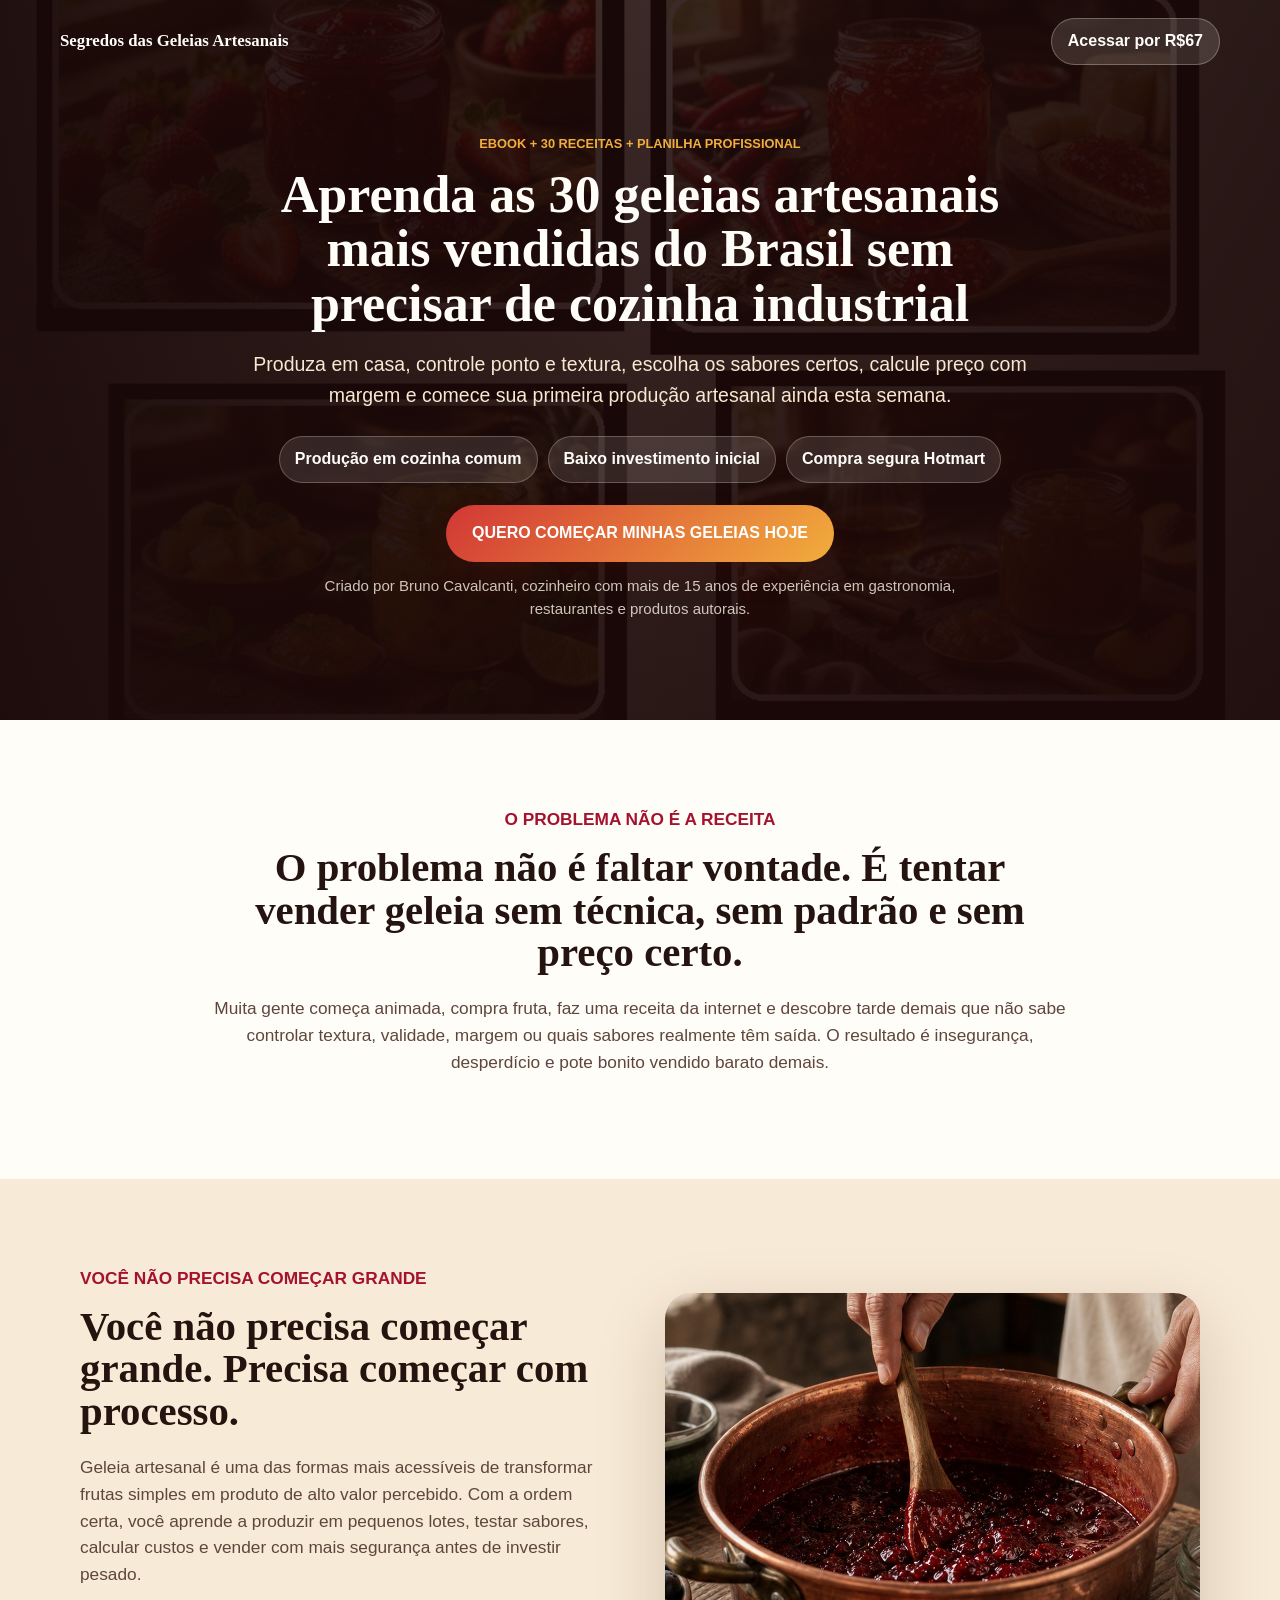
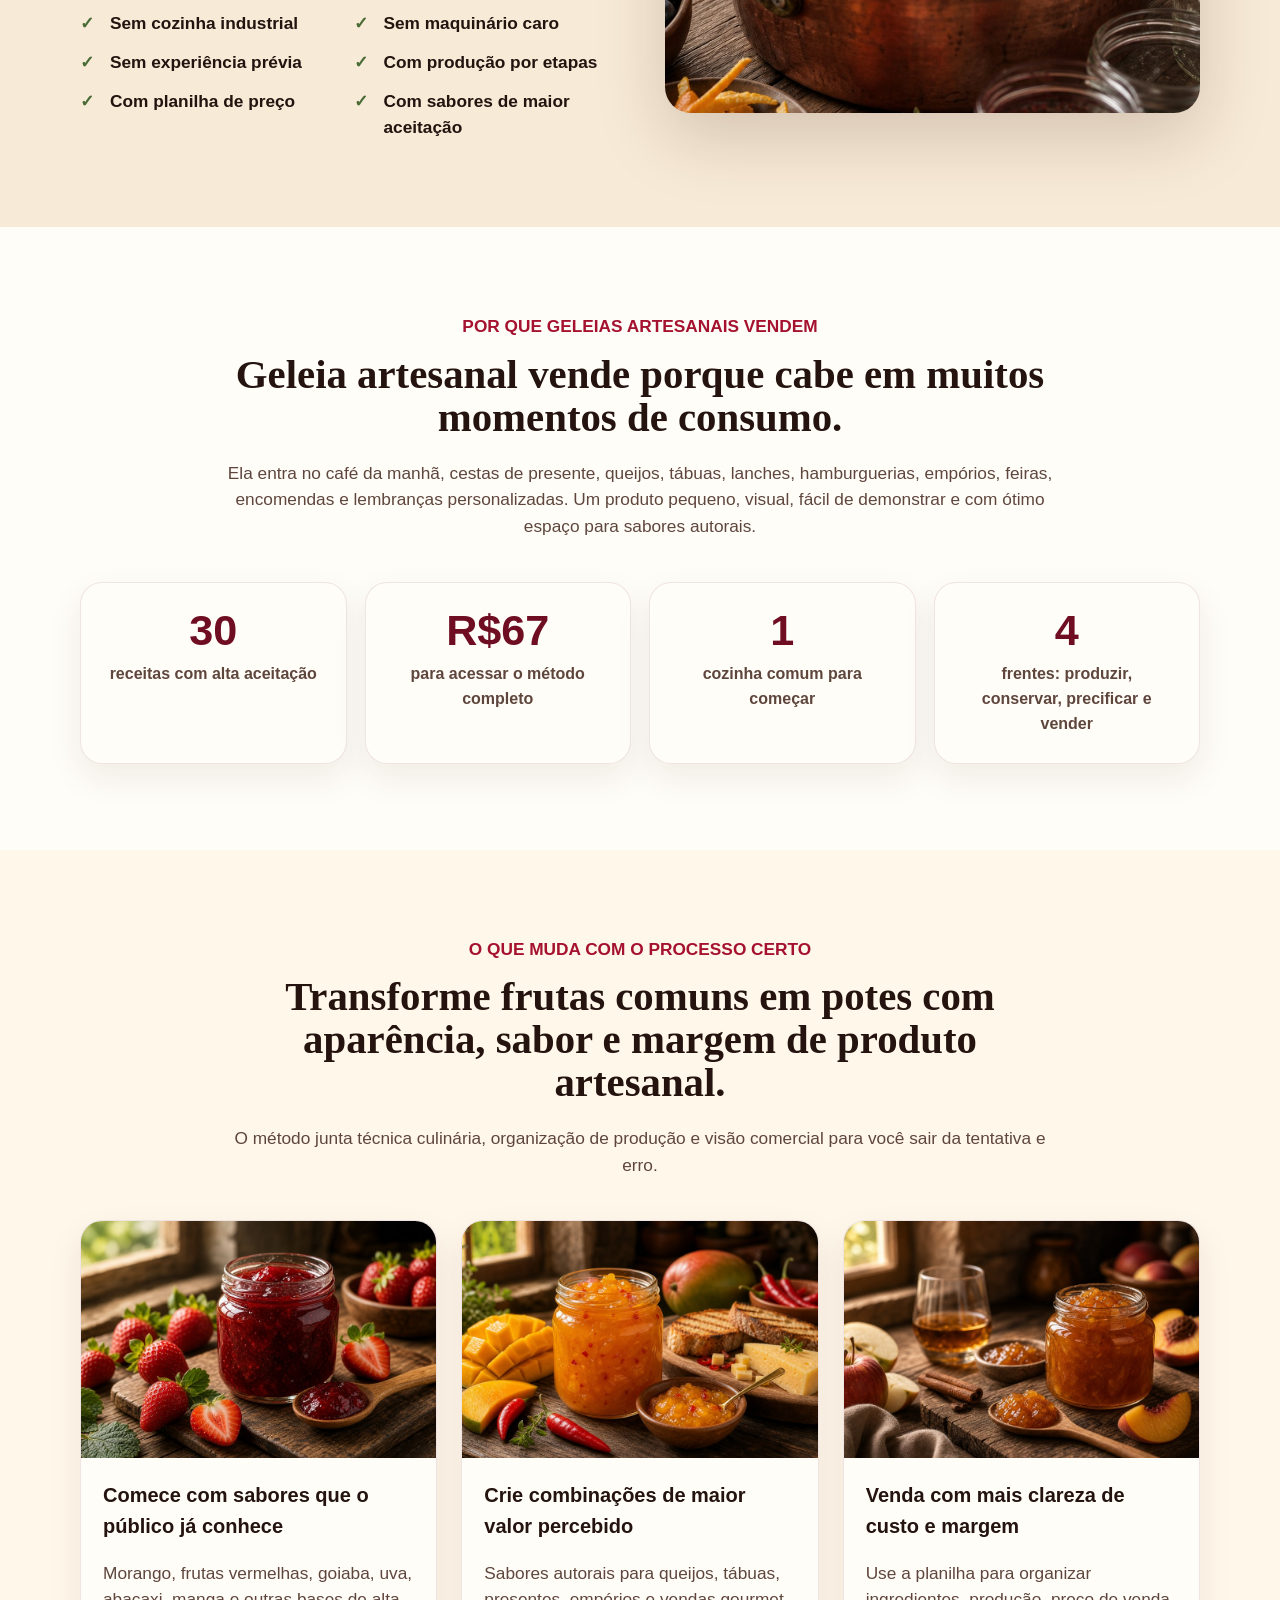
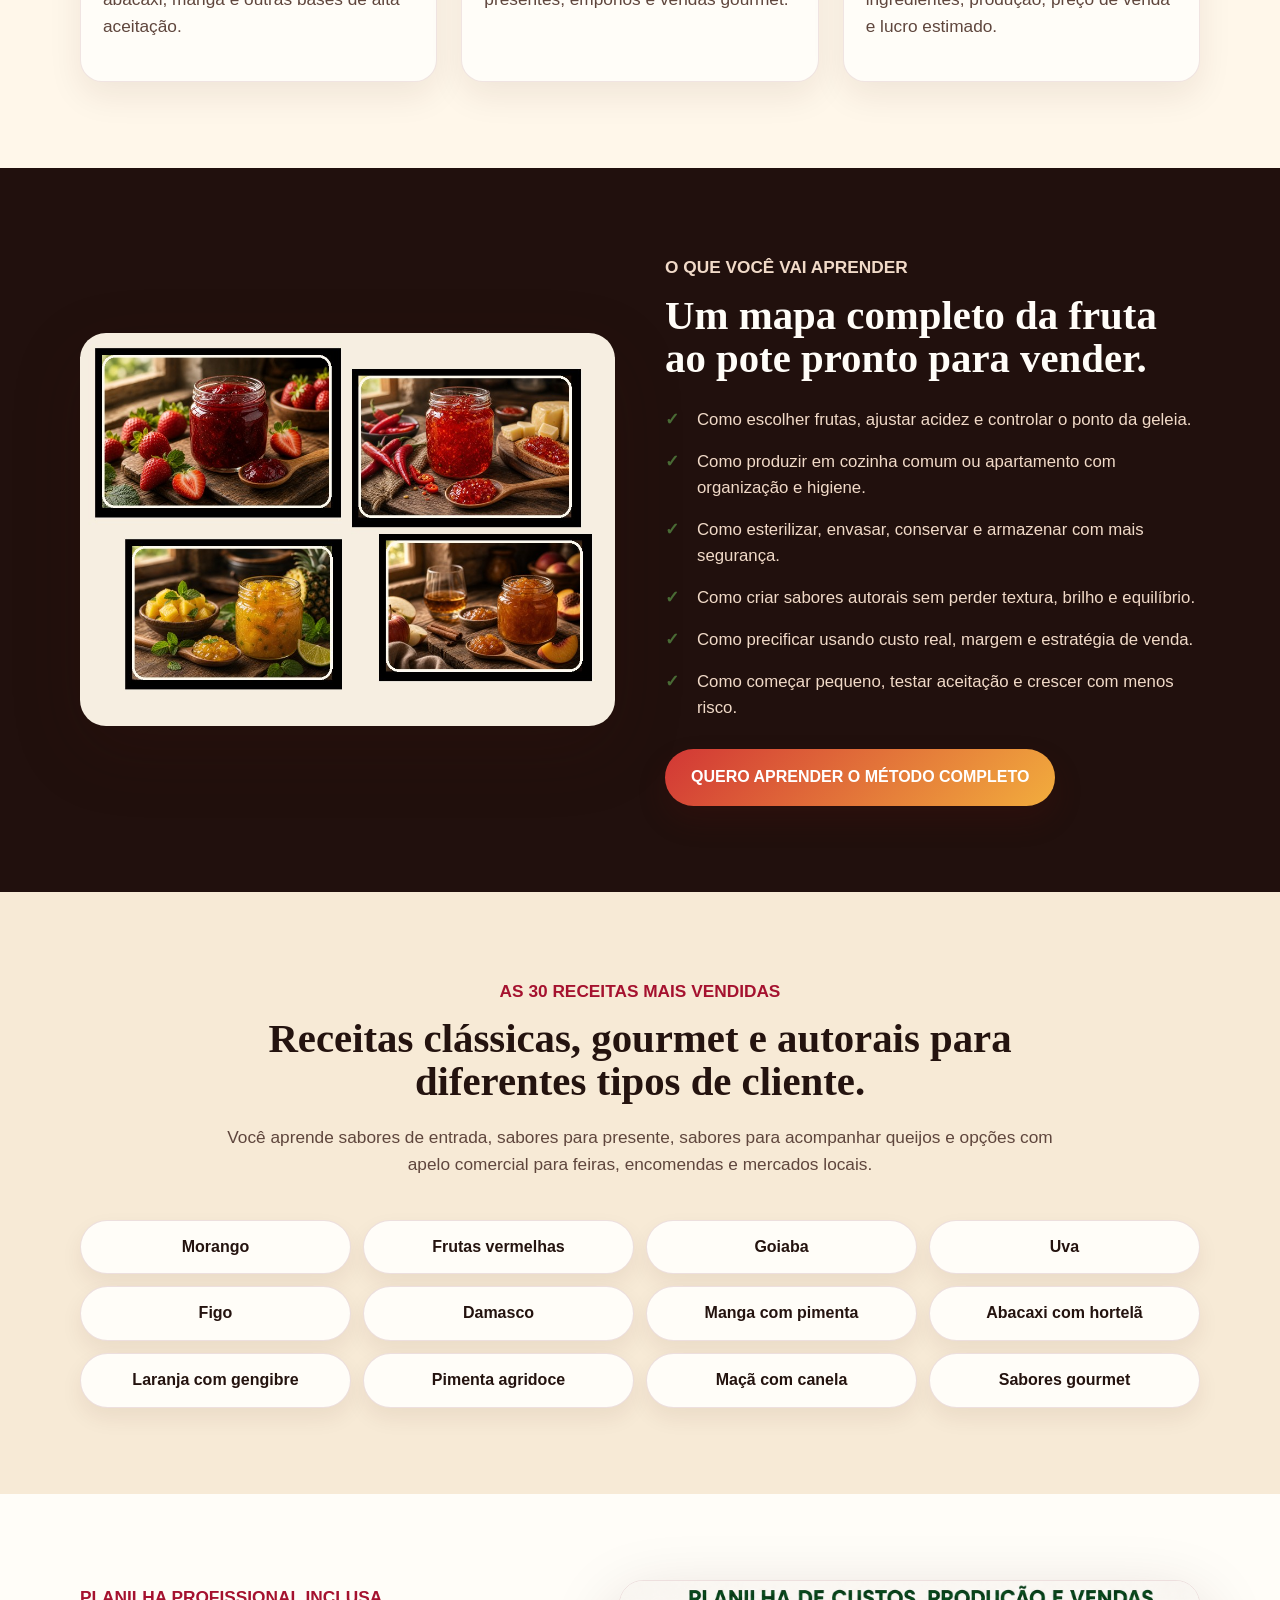
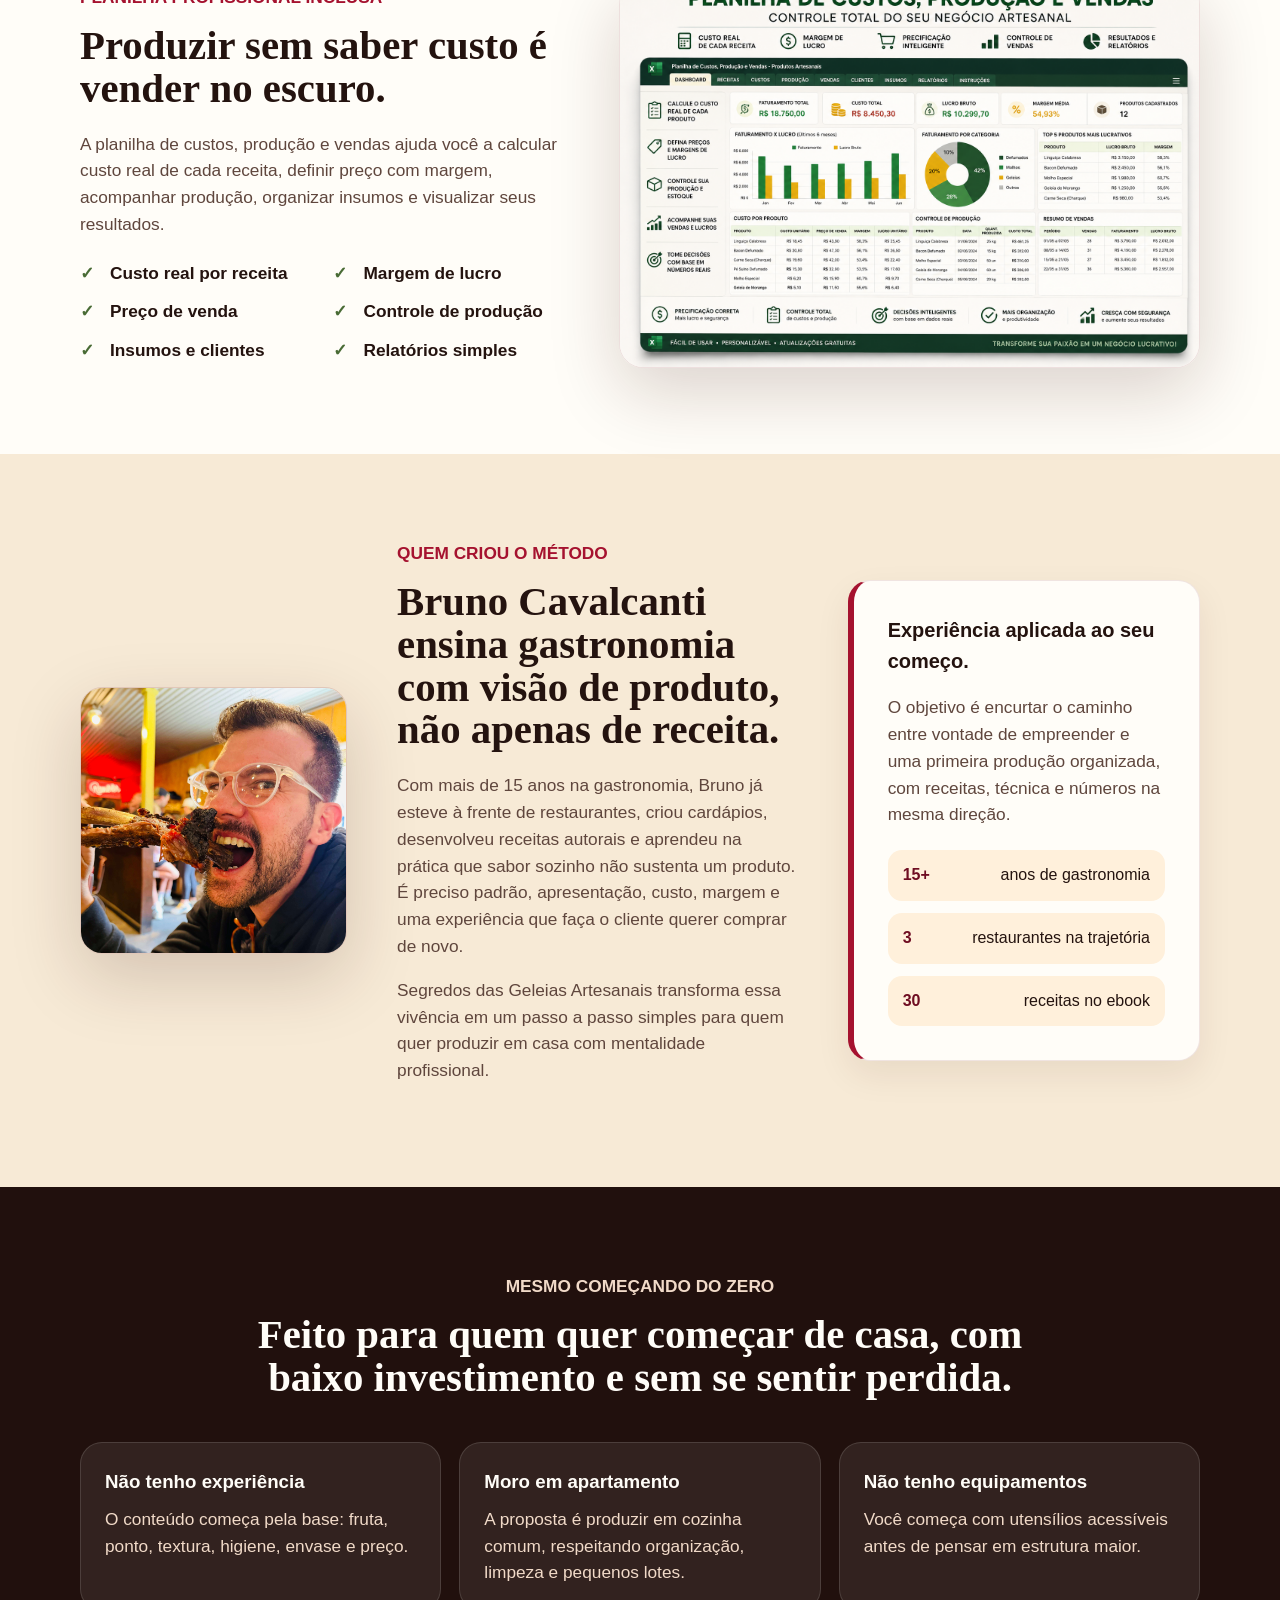
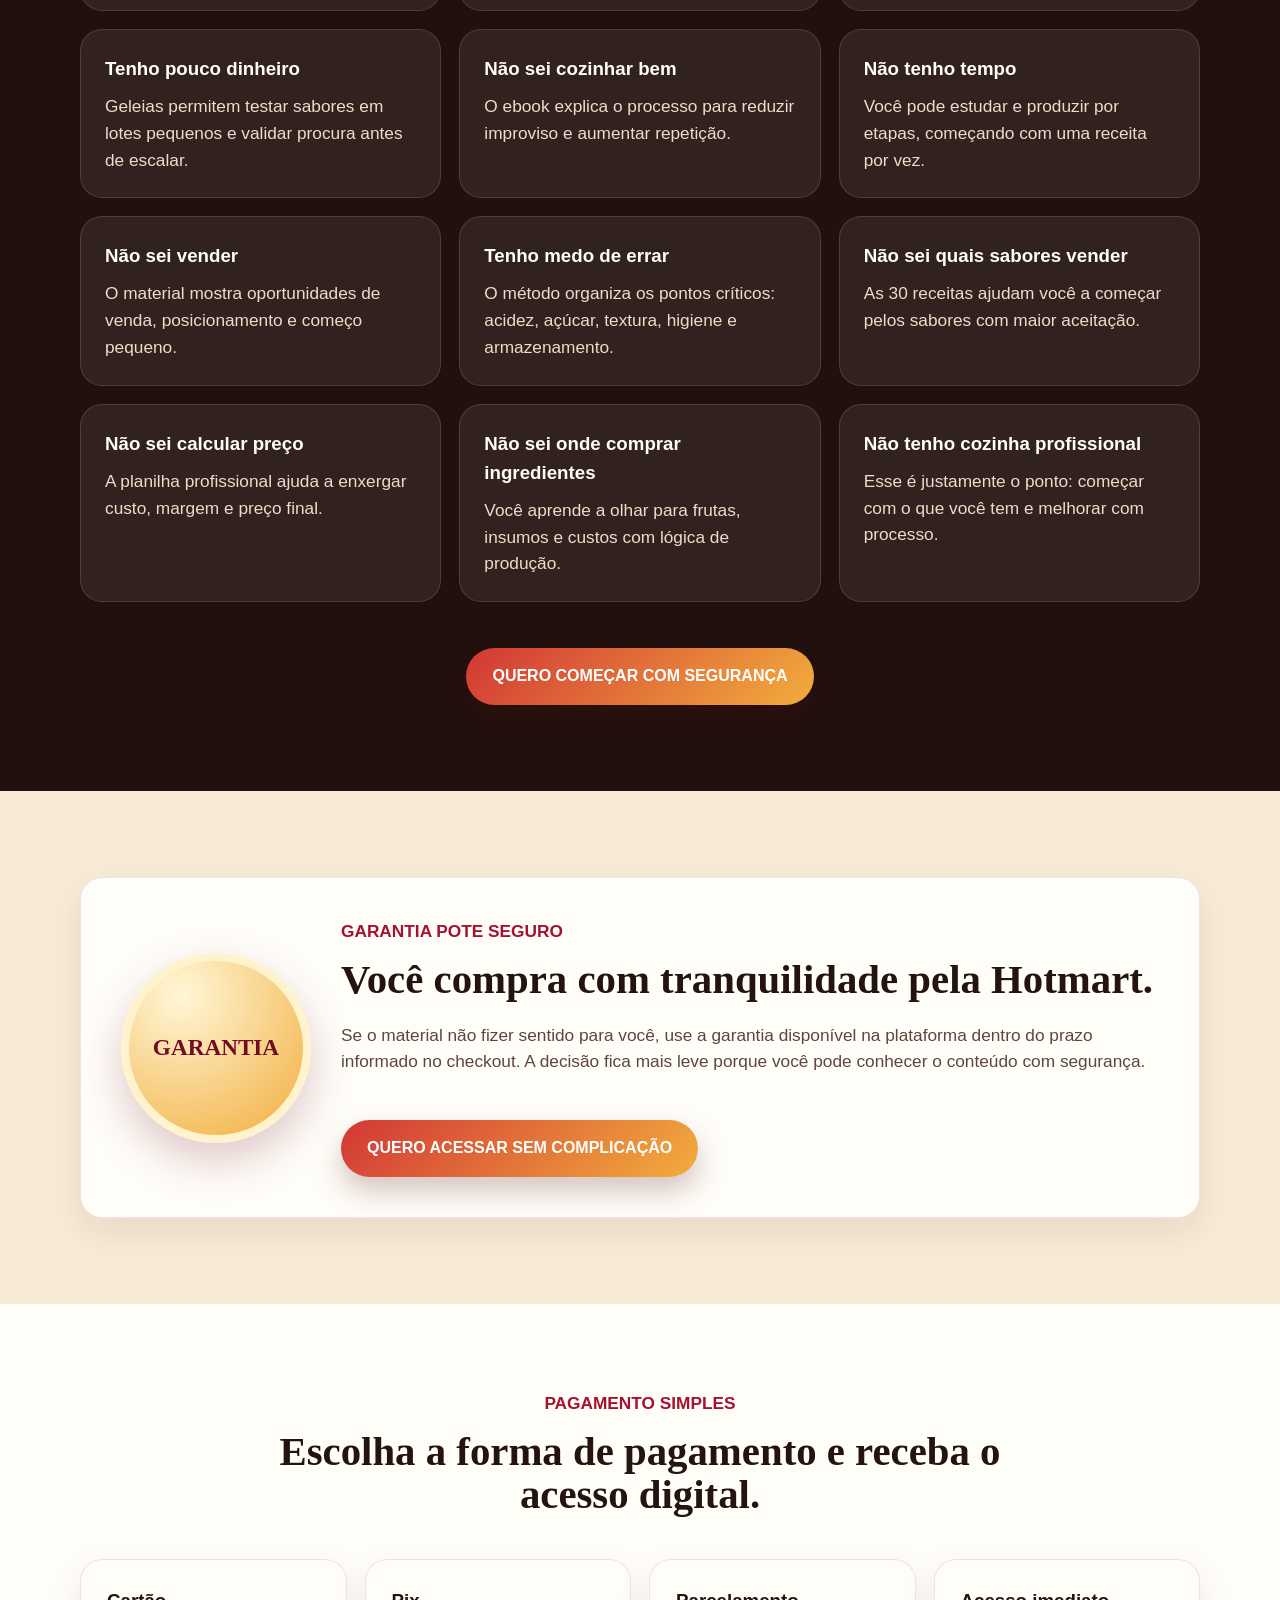
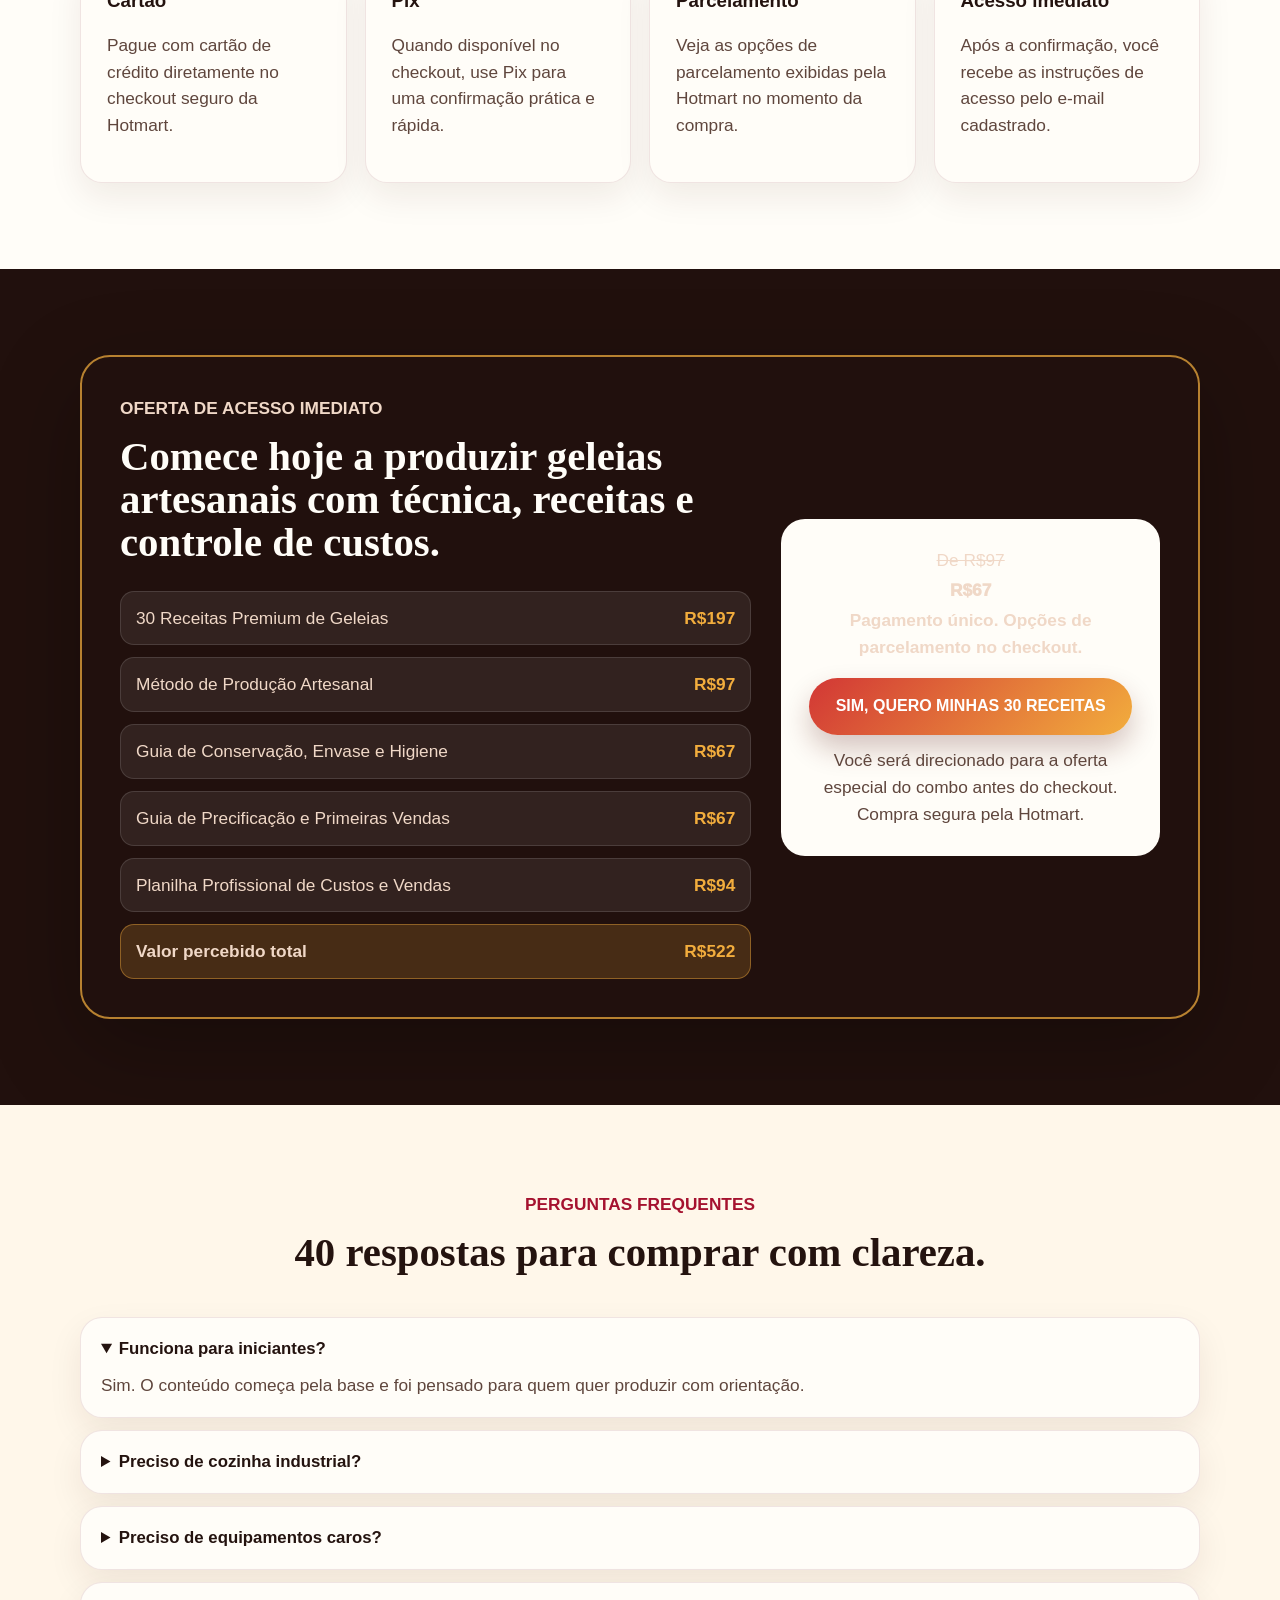
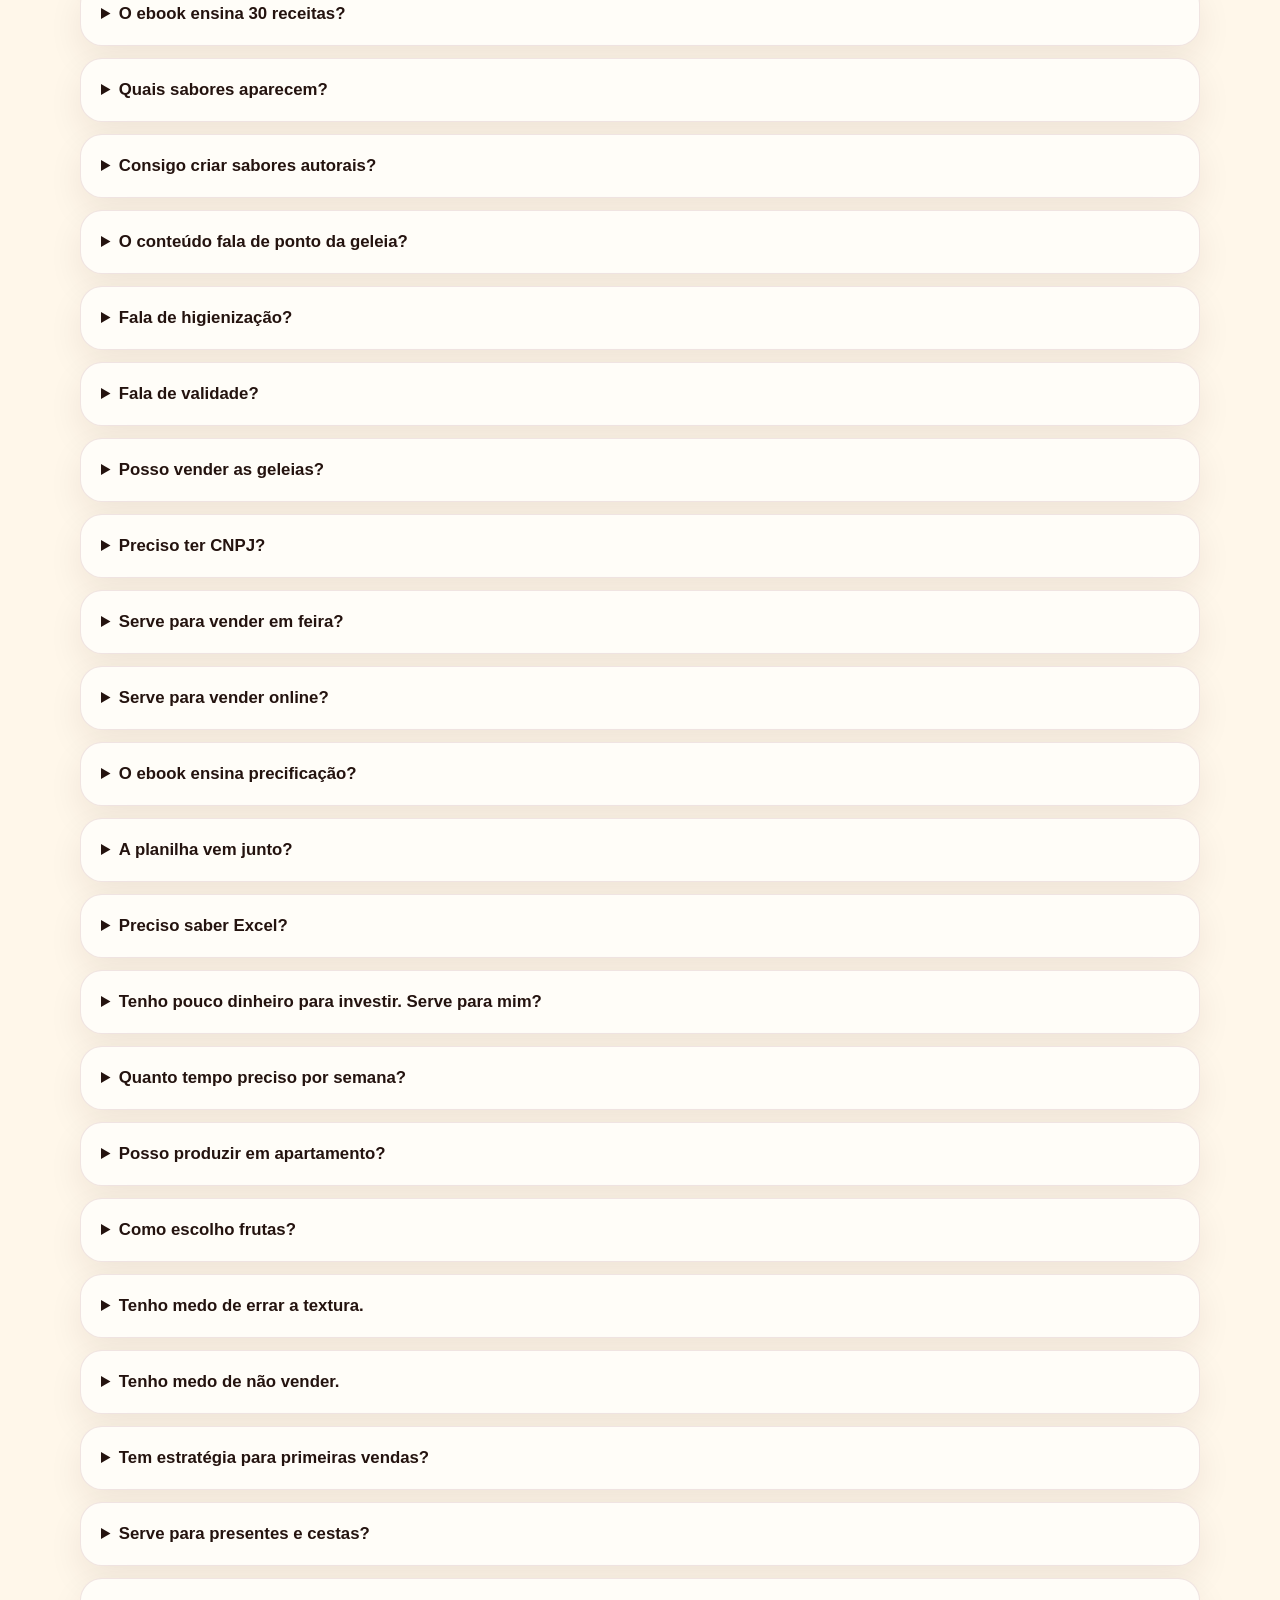
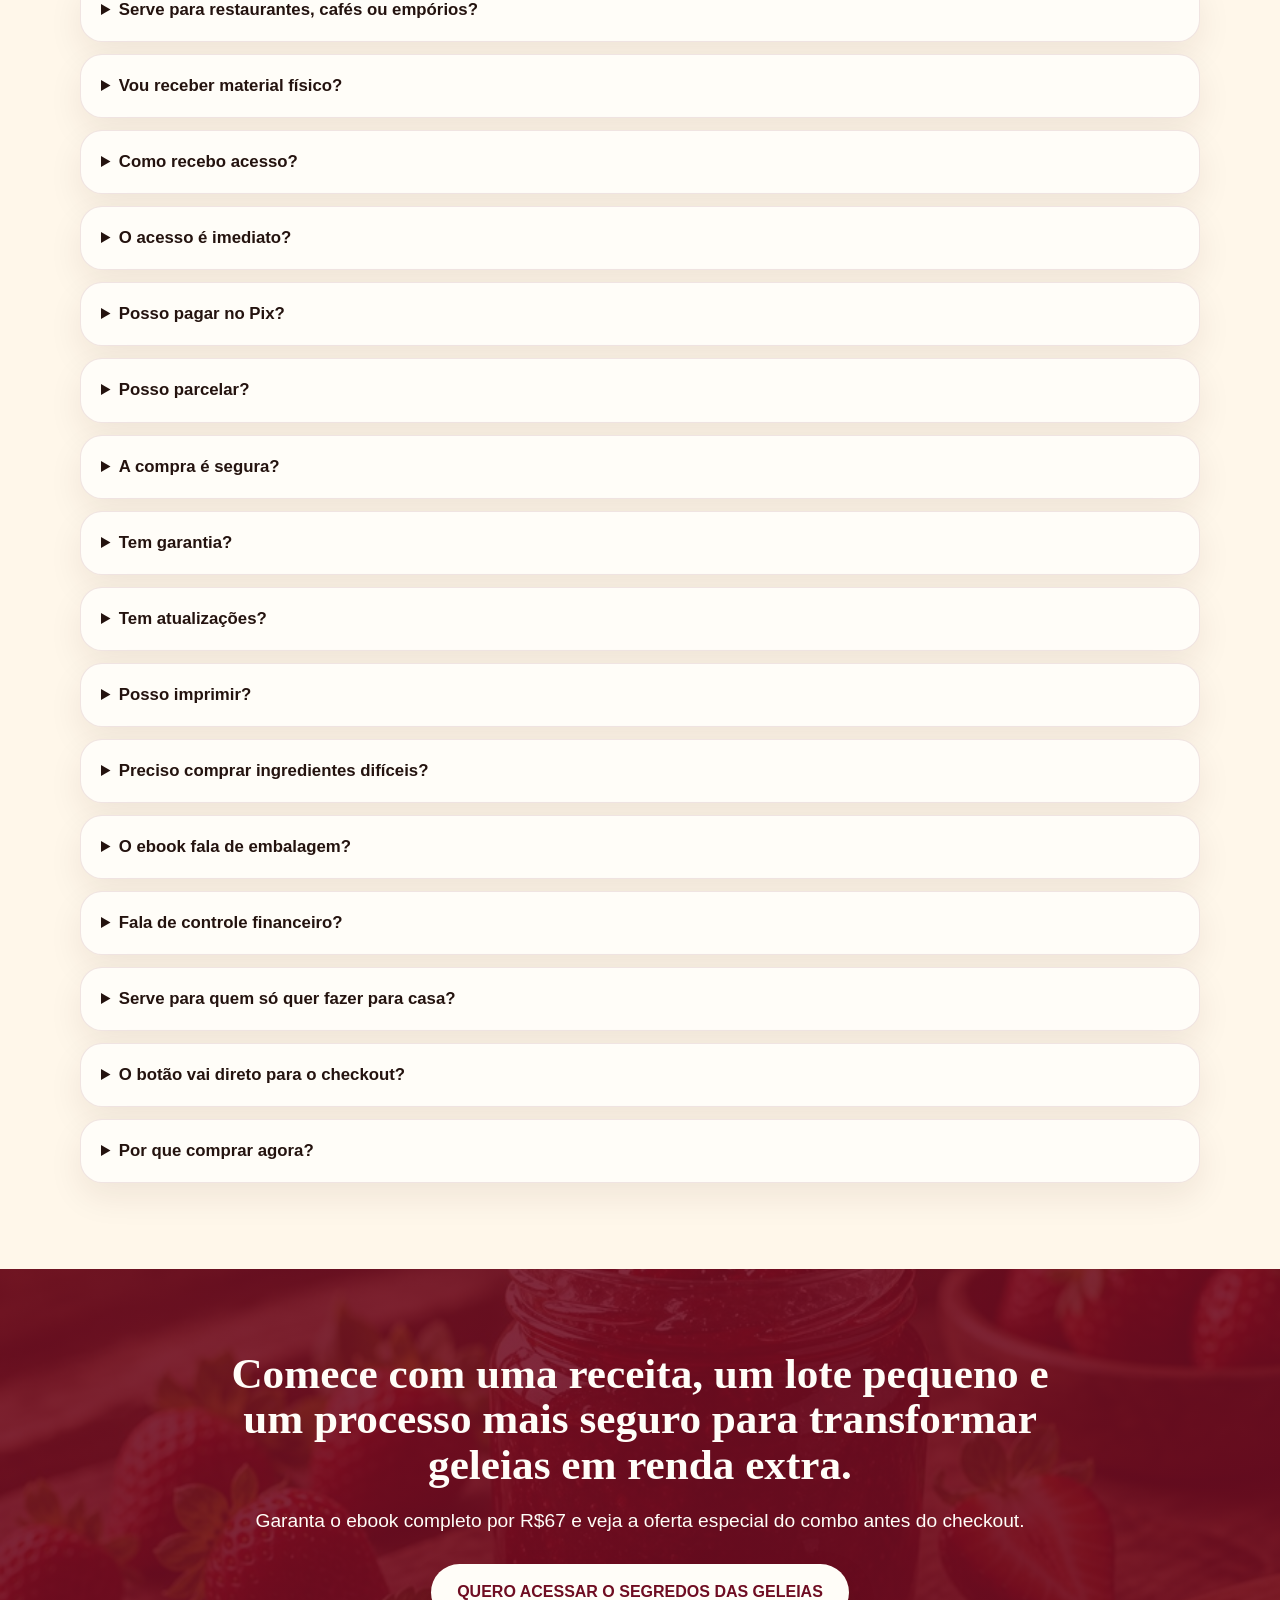
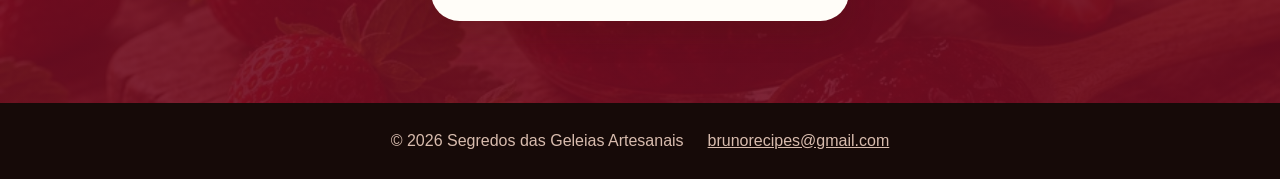
<file: index.html>
<!doctype html>
<html lang="pt-BR">
<head>
  <meta charset="utf-8">
  <meta name="viewport" content="width=device-width, initial-scale=1">
  <title>Segredos das Geleias Artesanais | 30 receitas para produzir e vender</title>
  <meta name="description" content="Aprenda as 30 geleias artesanais mais vendidas do Brasil, produza em cozinha comum, calcule custos e comece pequeno com baixo investimento.">
  <meta property="og:title" content="Segredos das Geleias Artesanais">
  <meta property="og:description" content="Ebook com 30 receitas de geleias artesanais, técnicas de produção, conservação, venda e planilha profissional de custos.">
  <meta property="og:image" content="assets/generated/geleias-collage.jpg">
  <!-- Meta Pixel Code -->
  <script>
    !function (f, b, e, v, n, t, s) {
      if (f.fbq) return;
      n = f.fbq = function () {
        n.callMethod ? n.callMethod.apply(n, arguments) : n.queue.push(arguments);
      };
      if (!f._fbq) f._fbq = n;
      n.push = n;
      n.loaded = true;
      n.version = '2.0';
      n.queue = [];
      t = b.createElement(e);
      t.async = true;
      t.src = v;
      s = b.getElementsByTagName(e)[0];
      s.parentNode.insertBefore(t, s);
    }(window, document, 'script', 'https://connect.facebook.net/en_US/fbevents.js');
    fbq('init', '827037113285006');
    fbq('track', 'PageView');
  </script>
  <noscript>
    <img height="1" width="1" style="display:none"
      src="https://www.facebook.com/tr?id=827037113285006&ev=PageView&noscript=1" alt="">
  </noscript>
  <!-- End Meta Pixel Code -->
  <link rel="stylesheet" href="styles.css">
</head>
<body>
  <header class="hero hero--new" id="topo">
    <div class="hero__shade"></div>
    <nav class="topbar" aria-label="Navegação principal">
      <a class="brand" href="#topo">Segredos das Geleias Artesanais</a>
      <a class="topbar__cta" href="#oferta">Acessar por R$67</a>
    </nav>

    <div class="hero__content">
      <p class="eyebrow">Ebook + 30 receitas + planilha profissional</p>
      <h1>Aprenda as 30 geleias artesanais mais vendidas do Brasil sem precisar de cozinha industrial</h1>
      <p class="hero__lead">Produza em casa, controle ponto e textura, escolha os sabores certos, calcule preço com margem e comece sua primeira produção artesanal ainda esta semana.</p>
      <div class="hero__proof">
        <span>Produção em cozinha comum</span>
        <span>Baixo investimento inicial</span>
        <span>Compra segura Hotmart</span>
      </div>
      <a class="button button--primary" href="#oferta">Quero começar minhas geleias hoje</a>
      <p class="secure-note">Criado por Bruno Cavalcanti, cozinheiro com mais de 15 anos de experiência em gastronomia, restaurantes e produtos autorais.</p>
    </div>
  </header>

  <main>
    <section class="section opportunity">
      <div class="container narrow center">
        <p class="eyebrow dark">O problema não é a receita</p>
        <h2>O problema não é faltar vontade. É tentar vender geleia sem técnica, sem padrão e sem preço certo.</h2>
        <p>Muita gente começa animada, compra fruta, faz uma receita da internet e descobre tarde demais que não sabe controlar textura, validade, margem ou quais sabores realmente têm saída. O resultado é insegurança, desperdício e pote bonito vendido barato demais.</p>
      </div>
    </section>

    <section class="section image-band">
      <div class="container image-band__grid">
        <div>
          <p class="eyebrow dark">Você não precisa começar grande</p>
          <h2>Você não precisa começar grande. Precisa começar com processo.</h2>
          <p>Geleia artesanal é uma das formas mais acessíveis de transformar frutas simples em produto de alto valor percebido. Com a ordem certa, você aprende a produzir em pequenos lotes, testar sabores, calcular custos e vender com mais segurança antes de investir pesado.</p>
          <div class="ticks two-cols">
            <p>Sem cozinha industrial</p>
            <p>Sem maquinário caro</p>
            <p>Sem experiência prévia</p>
            <p>Com produção por etapas</p>
            <p>Com planilha de preço</p>
            <p>Com sabores de maior aceitação</p>
          </div>
        </div>
        <img class="image-band__photo" src="assets/generated/panela-producao.jpg" alt="Produção artesanal de geleia em panela">
      </div>
    </section>

    <section class="section market">
      <div class="container">
        <div class="section-heading center">
          <p class="eyebrow dark">Por que geleias artesanais vendem</p>
          <h2>Geleia artesanal vende porque cabe em muitos momentos de consumo.</h2>
          <p>Ela entra no café da manhã, cestas de presente, queijos, tábuas, lanches, hamburguerias, empórios, feiras, encomendas e lembranças personalizadas. Um produto pequeno, visual, fácil de demonstrar e com ótimo espaço para sabores autorais.</p>
        </div>
        <div class="metric-grid">
          <article>
            <strong>30</strong>
            <span>receitas com alta aceitação</span>
          </article>
          <article>
            <strong>R$67</strong>
            <span>para acessar o método completo</span>
          </article>
          <article>
            <strong>1</strong>
            <span>cozinha comum para começar</span>
          </article>
          <article>
            <strong>4</strong>
            <span>frentes: produzir, conservar, precificar e vender</span>
          </article>
        </div>
      </div>
    </section>

    <section class="section proof">
      <div class="container">
        <div class="section-heading center">
          <p class="eyebrow dark">O que muda com o processo certo</p>
          <h2>Transforme frutas comuns em potes com aparência, sabor e margem de produto artesanal.</h2>
          <p>O método junta técnica culinária, organização de produção e visão comercial para você sair da tentativa e erro.</p>
        </div>
        <div class="gallery">
          <article>
            <img src="assets/generated/morango.jpg" alt="Geleia artesanal de morango">
            <h3>Comece com sabores que o público já conhece</h3>
            <p>Morango, frutas vermelhas, goiaba, uva, abacaxi, manga e outras bases de alta aceitação.</p>
          </article>
          <article>
            <img src="assets/generated/manga-pimenta.jpg" alt="Geleia artesanal de manga com pimenta">
            <h3>Crie combinações de maior valor percebido</h3>
            <p>Sabores autorais para queijos, tábuas, presentes, empórios e vendas gourmet.</p>
          </article>
          <article>
            <img src="assets/generated/whisky.jpg" alt="Potes de geleia gourmet">
            <h3>Venda com mais clareza de custo e margem</h3>
            <p>Use a planilha para organizar ingredientes, produção, preço de venda e lucro estimado.</p>
          </article>
        </div>
      </div>
    </section>

    <section class="section dark-section method">
      <div class="container method__grid">
        <img src="assets/generated/geleias-collage.jpg" alt="Vários sabores de geleias artesanais">
        <div>
          <p class="eyebrow">O que você vai aprender</p>
          <h2>Um mapa completo da fruta ao pote pronto para vender.</h2>
          <ul class="check-list">
            <li>Como escolher frutas, ajustar acidez e controlar o ponto da geleia.</li>
            <li>Como produzir em cozinha comum ou apartamento com organização e higiene.</li>
            <li>Como esterilizar, envasar, conservar e armazenar com mais segurança.</li>
            <li>Como criar sabores autorais sem perder textura, brilho e equilíbrio.</li>
            <li>Como precificar usando custo real, margem e estratégia de venda.</li>
            <li>Como começar pequeno, testar aceitação e crescer com menos risco.</li>
          </ul>
          <a class="button button--primary inline-cta" href="#oferta">Quero aprender o método completo</a>
        </div>
      </div>
    </section>

    <section class="section recipes">
      <div class="container">
        <div class="section-heading center">
          <p class="eyebrow dark">As 30 receitas mais vendidas</p>
          <h2>Receitas clássicas, gourmet e autorais para diferentes tipos de cliente.</h2>
          <p>Você aprende sabores de entrada, sabores para presente, sabores para acompanhar queijos e opções com apelo comercial para feiras, encomendas e mercados locais.</p>
        </div>
        <div class="recipe-list">
          <span>Morango</span>
          <span>Frutas vermelhas</span>
          <span>Goiaba</span>
          <span>Uva</span>
          <span>Figo</span>
          <span>Damasco</span>
          <span>Manga com pimenta</span>
          <span>Abacaxi com hortelã</span>
          <span>Laranja com gengibre</span>
          <span>Pimenta agridoce</span>
          <span>Maçã com canela</span>
          <span>Sabores gourmet</span>
        </div>
      </div>
    </section>

    <section class="section spreadsheet">
      <div class="container spreadsheet__grid">
        <div>
          <p class="eyebrow dark">Planilha profissional inclusa</p>
          <h2>Produzir sem saber custo é vender no escuro.</h2>
          <p>A planilha de custos, produção e vendas ajuda você a calcular custo real de cada receita, definir preço com margem, acompanhar produção, organizar insumos e visualizar seus resultados.</p>
          <div class="ticks two-cols">
            <p>Custo real por receita</p>
            <p>Margem de lucro</p>
            <p>Preço de venda</p>
            <p>Controle de produção</p>
            <p>Insumos e clientes</p>
            <p>Relatórios simples</p>
          </div>
        </div>
        <img src="assets/planilha-capa.png" alt="Planilha profissional de custos, produção e vendas">
      </div>
    </section>

    <section class="section author">
      <div class="container author__grid">
        <img class="author__photo" src="assets/bruno-cavalcanti.jpg" alt="Bruno Cavalcanti">
        <div>
          <p class="eyebrow dark">Quem criou o método</p>
          <h2>Bruno Cavalcanti ensina gastronomia com visão de produto, não apenas de receita.</h2>
          <p>Com mais de 15 anos na gastronomia, Bruno já esteve à frente de restaurantes, criou cardápios, desenvolveu receitas autorais e aprendeu na prática que sabor sozinho não sustenta um produto. É preciso padrão, apresentação, custo, margem e uma experiência que faça o cliente querer comprar de novo.</p>
          <p>Segredos das Geleias Artesanais transforma essa vivência em um passo a passo simples para quem quer produzir em casa com mentalidade profissional.</p>
        </div>
        <div class="author__panel">
          <h3>Experiência aplicada ao seu começo.</h3>
          <p>O objetivo é encurtar o caminho entre vontade de empreender e uma primeira produção organizada, com receitas, técnica e números na mesma direção.</p>
          <div class="mini-stats">
            <span><strong>15+</strong> anos de gastronomia</span>
            <span><strong>3</strong> restaurantes na trajetória</span>
            <span><strong>30</strong> receitas no ebook</span>
          </div>
        </div>
      </div>
    </section>

    <section class="section dark-section objections">
      <div class="container">
        <div class="section-heading center">
          <p class="eyebrow">Mesmo começando do zero</p>
          <h2>Feito para quem quer começar de casa, com baixo investimento e sem se sentir perdida.</h2>
        </div>
        <div class="objection-grid">
          <article><h3>Não tenho experiência</h3><p>O conteúdo começa pela base: fruta, ponto, textura, higiene, envase e preço.</p></article>
          <article><h3>Moro em apartamento</h3><p>A proposta é produzir em cozinha comum, respeitando organização, limpeza e pequenos lotes.</p></article>
          <article><h3>Não tenho equipamentos</h3><p>Você começa com utensílios acessíveis antes de pensar em estrutura maior.</p></article>
          <article><h3>Tenho pouco dinheiro</h3><p>Geleias permitem testar sabores em lotes pequenos e validar procura antes de escalar.</p></article>
          <article><h3>Não sei cozinhar bem</h3><p>O ebook explica o processo para reduzir improviso e aumentar repetição.</p></article>
          <article><h3>Não tenho tempo</h3><p>Você pode estudar e produzir por etapas, começando com uma receita por vez.</p></article>
          <article><h3>Não sei vender</h3><p>O material mostra oportunidades de venda, posicionamento e começo pequeno.</p></article>
          <article><h3>Tenho medo de errar</h3><p>O método organiza os pontos críticos: acidez, açúcar, textura, higiene e armazenamento.</p></article>
          <article><h3>Não sei quais sabores vender</h3><p>As 30 receitas ajudam você a começar pelos sabores com maior aceitação.</p></article>
          <article><h3>Não sei calcular preço</h3><p>A planilha profissional ajuda a enxergar custo, margem e preço final.</p></article>
          <article><h3>Não sei onde comprar ingredientes</h3><p>Você aprende a olhar para frutas, insumos e custos com lógica de produção.</p></article>
          <article><h3>Não tenho cozinha profissional</h3><p>Esse é justamente o ponto: começar com o que você tem e melhorar com processo.</p></article>
        </div>
        <div class="center">
          <a class="button button--primary inline-cta" href="#oferta">Quero começar com segurança</a>
        </div>
      </div>
    </section>

    <section class="section guarantee">
      <div class="container guarantee__box">
        <div class="seal">Garantia</div>
        <div>
          <p class="eyebrow dark">Garantia Pote Seguro</p>
          <h2>Você compra com tranquilidade pela Hotmart.</h2>
          <p>Se o material não fizer sentido para você, use a garantia disponível na plataforma dentro do prazo informado no checkout. A decisão fica mais leve porque você pode conhecer o conteúdo com segurança.</p>
          <a class="button button--primary inline-cta" href="#oferta">Quero acessar sem complicação</a>
        </div>
      </div>
    </section>

    <section class="section payment-section">
      <div class="container">
        <div class="section-heading center">
          <p class="eyebrow dark">Pagamento simples</p>
          <h2>Escolha a forma de pagamento e receba o acesso digital.</h2>
        </div>
        <div class="payment-grid">
          <article><h3>Cartão</h3><p>Pague com cartão de crédito diretamente no checkout seguro da Hotmart.</p></article>
          <article><h3>Pix</h3><p>Quando disponível no checkout, use Pix para uma confirmação prática e rápida.</p></article>
          <article><h3>Parcelamento</h3><p>Veja as opções de parcelamento exibidas pela Hotmart no momento da compra.</p></article>
          <article><h3>Acesso imediato</h3><p>Após a confirmação, você recebe as instruções de acesso pelo e-mail cadastrado.</p></article>
        </div>
      </div>
    </section>

    <section class="section offer" id="oferta">
      <div class="container">
        <div class="offer-card">
          <div class="offer-card__copy">
            <p class="eyebrow">Oferta de acesso imediato</p>
            <h2>Comece hoje a produzir geleias artesanais com técnica, receitas e controle de custos.</h2>
            <div class="offer-stack">
              <p><span>30 Receitas Premium de Geleias</span><strong>R$197</strong></p>
              <p><span>Método de Produção Artesanal</span><strong>R$97</strong></p>
              <p><span>Guia de Conservação, Envase e Higiene</span><strong>R$67</strong></p>
              <p><span>Guia de Precificação e Primeiras Vendas</span><strong>R$67</strong></p>
              <p><span>Planilha Profissional de Custos e Vendas</span><strong>R$94</strong></p>
              <p class="stack-total"><span>Valor percebido total</span><strong>R$522</strong></p>
            </div>
          </div>
          <div class="price-box">
            <p class="old-price">De R$97</p>
            <p class="price">R$67</p>
            <p class="payment">Pagamento único. Opções de parcelamento no checkout.</p>
            <a class="button button--buy" href="oferta-combo.html?produto=geleias">Sim, quero minhas 30 receitas</a>
            <p class="secure-note">Você será direcionado para a oferta especial do combo antes do checkout. Compra segura pela Hotmart.</p>
          </div>
        </div>
      </div>
    </section>

    <section class="section faq-section">
      <div class="container">
        <div class="section-heading center">
          <p class="eyebrow dark">Perguntas frequentes</p>
          <h2>40 respostas para comprar com clareza.</h2>
        </div>
        <div class="faq-list">
          <details open><summary>Funciona para iniciantes?</summary><p>Sim. O conteúdo começa pela base e foi pensado para quem quer produzir com orientação.</p></details>
          <details><summary>Preciso de cozinha industrial?</summary><p>Não. A proposta é começar em cozinha comum ou apartamento.</p></details>
          <details><summary>Preciso de equipamentos caros?</summary><p>Não para começar. O método prioriza utensílios acessíveis e organização.</p></details>
          <details><summary>O ebook ensina 30 receitas?</summary><p>Sim. O material traz 30 receitas de geleias artesanais com apelo comercial.</p></details>
          <details><summary>Quais sabores aparecem?</summary><p>Há clássicos, frutas populares e combinações gourmet para diferentes ocasiões.</p></details>
          <details><summary>Consigo criar sabores autorais?</summary><p>Sim. Você aprende a lógica para adaptar fruta, acidez, textura e proposta.</p></details>
          <details><summary>O conteúdo fala de ponto da geleia?</summary><p>Sim. Controle de ponto e textura é um dos pontos centrais.</p></details>
          <details><summary>Fala de higienização?</summary><p>Sim. Boas práticas, esterilização, envase e conservação fazem parte do conteúdo.</p></details>
          <details><summary>Fala de validade?</summary><p>Sim. O ebook aborda conservação e armazenamento para maior segurança.</p></details>
          <details><summary>Posso vender as geleias?</summary><p>Sim. O material foi pensado para consumo próprio e também venda artesanal.</p></details>
          <details><summary>Preciso ter CNPJ?</summary><p>Você pode começar estudando e testando pequeno; para venda formal, siga regras locais.</p></details>
          <details><summary>Serve para vender em feira?</summary><p>Sim. Feiras, mercados locais, empórios e encomendas são contextos possíveis.</p></details>
          <details><summary>Serve para vender online?</summary><p>Sim, desde que você organize embalagem, entrega, conservação e regras aplicáveis.</p></details>
          <details><summary>O ebook ensina precificação?</summary><p>Sim. Você recebe orientação e planilha para calcular custo e preço.</p></details>
          <details><summary>A planilha vem junto?</summary><p>Sim. A planilha profissional é bônus incluso na oferta.</p></details>
          <details><summary>Preciso saber Excel?</summary><p>Não precisa ser especialista. A ideia é facilitar cálculos de custo e margem.</p></details>
          <details><summary>Tenho pouco dinheiro para investir. Serve para mim?</summary><p>Sim. A proposta é começar pequeno, testar e crescer com menos risco.</p></details>
          <details><summary>Quanto tempo preciso por semana?</summary><p>Depende do seu ritmo, mas você pode estudar e produzir em pequenas etapas.</p></details>
          <details><summary>Posso produzir em apartamento?</summary><p>Sim. O método considera cozinha comum e pequenos lotes.</p></details>
          <details><summary>Como escolho frutas?</summary><p>O conteúdo orienta escolha correta das frutas e impacto no resultado final.</p></details>
          <details><summary>Tenho medo de errar a textura.</summary><p>O ebook explica ponto, textura, acidez e controle do processo.</p></details>
          <details><summary>Tenho medo de não vender.</summary><p>Você aprende a começar com sabores de maior aceitação e validar aos poucos.</p></details>
          <details><summary>Tem estratégia para primeiras vendas?</summary><p>Sim. O material aborda oportunidades para começar pequeno e crescer.</p></details>
          <details><summary>Serve para presentes e cestas?</summary><p>Sim. Geleias são ótimas para presentes, kits, cestas e datas especiais.</p></details>
          <details><summary>Serve para restaurantes, cafés ou empórios?</summary><p>Sim. O conteúdo ajuda quem quer produto artesanal com apresentação profissional.</p></details>
          <details><summary>Vou receber material físico?</summary><p>Não. A entrega é digital.</p></details>
          <details><summary>Como recebo acesso?</summary><p>Após a confirmação da compra, a Hotmart envia as instruções para o e-mail cadastrado.</p></details>
          <details><summary>O acesso é imediato?</summary><p>Após confirmação do pagamento, o acesso digital é liberado conforme a Hotmart.</p></details>
          <details><summary>Posso pagar no Pix?</summary><p>Use as opções disponíveis no checkout da Hotmart.</p></details>
          <details><summary>Posso parcelar?</summary><p>As opções de parcelamento aparecem no checkout da Hotmart.</p></details>
          <details><summary>A compra é segura?</summary><p>Sim. O pagamento é processado pela Hotmart.</p></details>
          <details><summary>Tem garantia?</summary><p>Sim. A garantia segue o prazo e condições informados no checkout.</p></details>
          <details><summary>Tem atualizações?</summary><p>Consulte a área do produto e comunicações oficiais para atualizações disponíveis.</p></details>
          <details><summary>Posso imprimir?</summary><p>Você pode usar o arquivo digital como referência e imprimir para uso pessoal se o formato permitir.</p></details>
          <details><summary>Preciso comprar ingredientes difíceis?</summary><p>Não. A proposta começa com frutas e insumos acessíveis, evoluindo para combinações gourmet.</p></details>
          <details><summary>O ebook fala de embalagem?</summary><p>Sim, dentro da lógica de apresentação, envase e produto artesanal.</p></details>
          <details><summary>Fala de controle financeiro?</summary><p>Sim. A planilha ajuda a organizar custos, produção e vendas.</p></details>
          <details><summary>Serve para quem só quer fazer para casa?</summary><p>Sim. Você pode usar para consumo próprio e deixar a venda como etapa futura.</p></details>
          <details><summary>O botão vai direto para o checkout?</summary><p>Ele leva para uma página de oferta do combo antes do checkout, onde você escolhe seguir com o ebook ou aproveitar a coleção.</p></details>
          <details><summary>Por que comprar agora?</summary><p>Porque por R$67 você evita começar no improviso e já recebe receitas, método e planilha para organizar sua produção.</p></details>
        </div>
      </div>
    </section>

    <section class="final-cta">
      <div class="container center">
        <h2>Comece com uma receita, um lote pequeno e um processo mais seguro para transformar geleias em renda extra.</h2>
        <p>Garanta o ebook completo por R$67 e veja a oferta especial do combo antes do checkout.</p>
        <a class="button button--light" href="oferta-combo.html?produto=geleias">Quero acessar o Segredos das Geleias</a>
      </div>
    </section>
  </main>

  <footer class="footer" id="suporte">
    <p>© 2026 Segredos das Geleias Artesanais</p>
    <a href="mailto:brunorecipes@gmail.com">brunorecipes@gmail.com</a>
  </footer>
    <script>
      (function () {
        var trackingKeys = [
          "utm_source",
          "utm_medium",
          "utm_campaign",
          "utm_content",
          "utm_term",
          "utm_id",
          "fbclid",
          "gclid",
          "campaign_id",
          "adset_id",
          "ad_id"
        ];
        var storageKey = "bruno_recipes_tracking";

        function getTracking() {
          var params = new URLSearchParams(window.location.search);
          var saved = {};
          try {
            saved = JSON.parse(sessionStorage.getItem(storageKey) || "{}");
          } catch (error) {
            saved = {};
          }
          trackingKeys.forEach(function (key) {
            var value = params.get(key);
            if (value) saved[key] = value;
          });
          if (Object.keys(saved).length) {
            sessionStorage.setItem(storageKey, JSON.stringify(saved));
          }
          return saved;
        }

        function decorateUrl(rawUrl, tracking) {
          var url = new URL(rawUrl, window.location.href);
          Object.keys(tracking).forEach(function (key) {
            if (!url.searchParams.has(key)) {
              url.searchParams.set(key, tracking[key]);
            }
          });
          return url.toString();
        }

        var tracking = getTracking();
        document.querySelectorAll("a[href]").forEach(function (link) {
          var href = link.getAttribute("href");
          if (!href || (href.indexOf("oferta-combo.html") === -1 && href.indexOf("pay.hotmart.com") === -1)) return;
          link.href = decorateUrl(href, tracking);
        });
      })();
    </script>
</body>
</html>
</file>
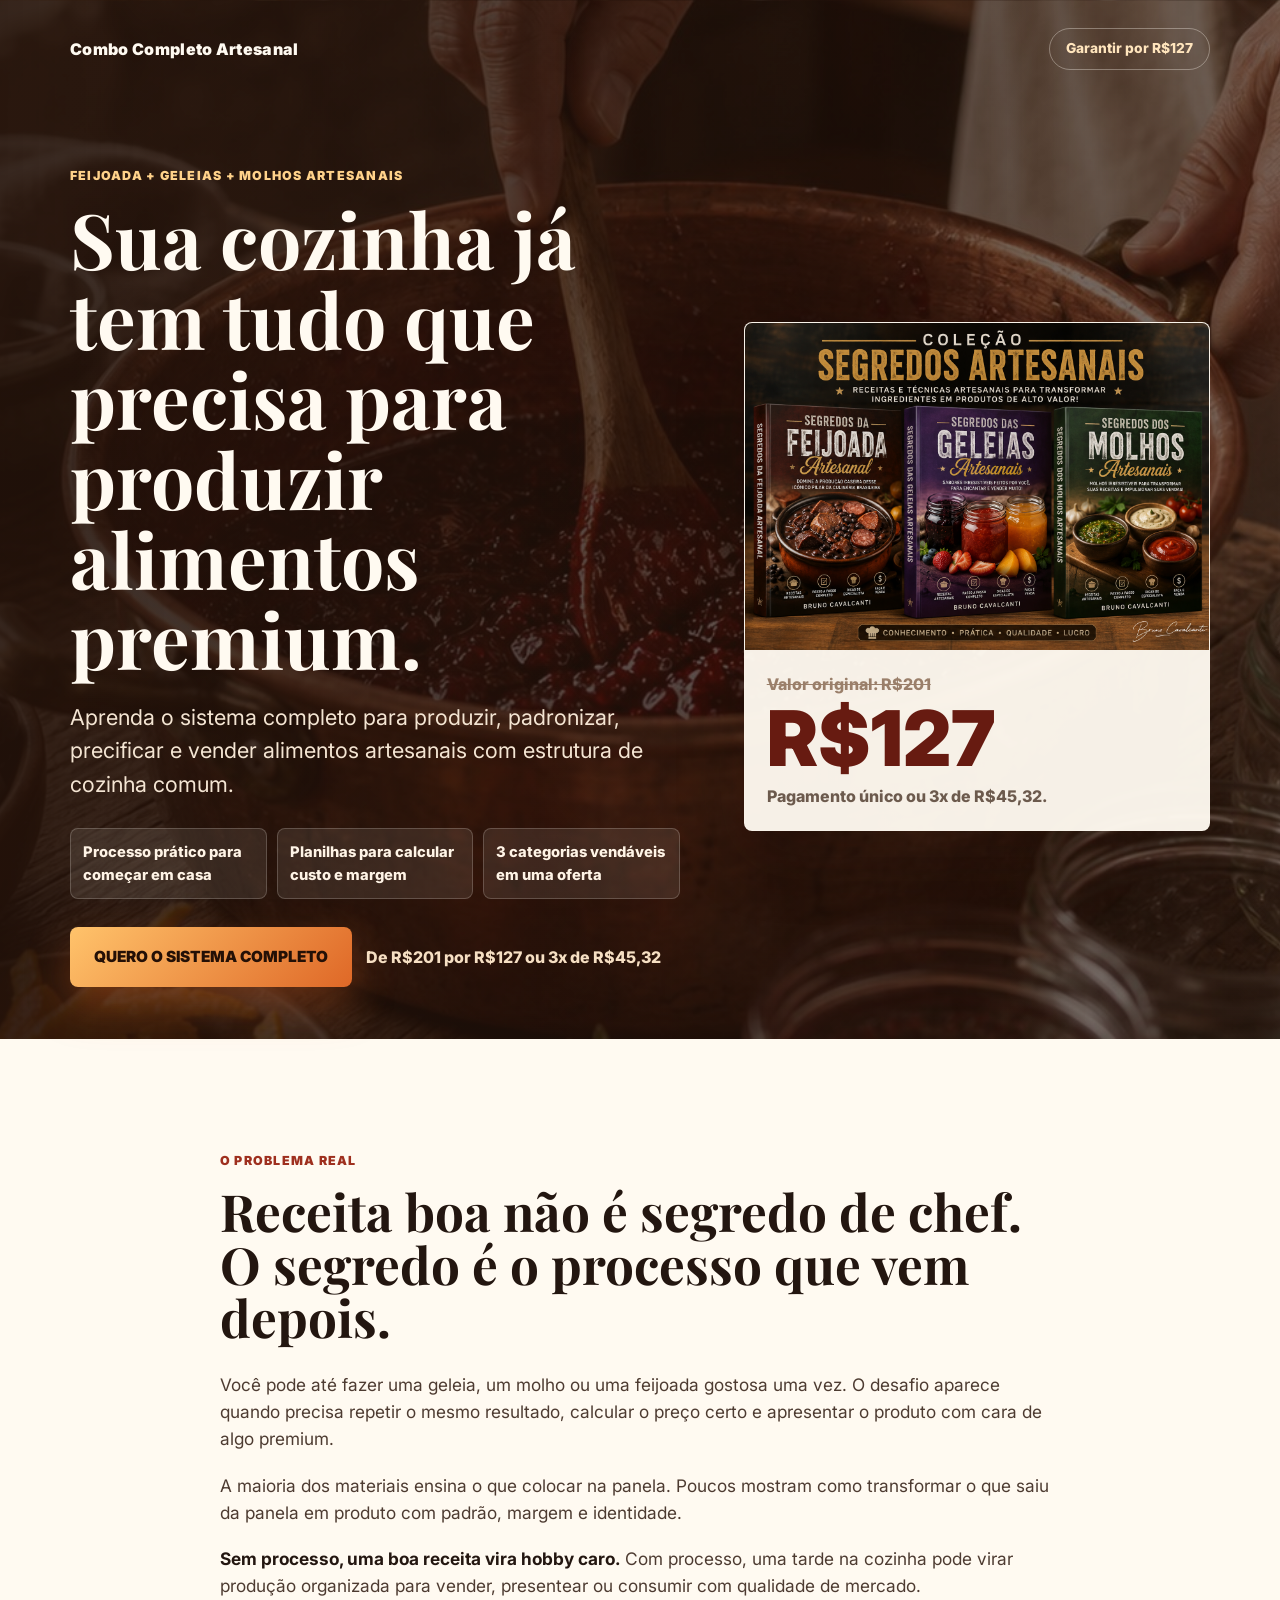
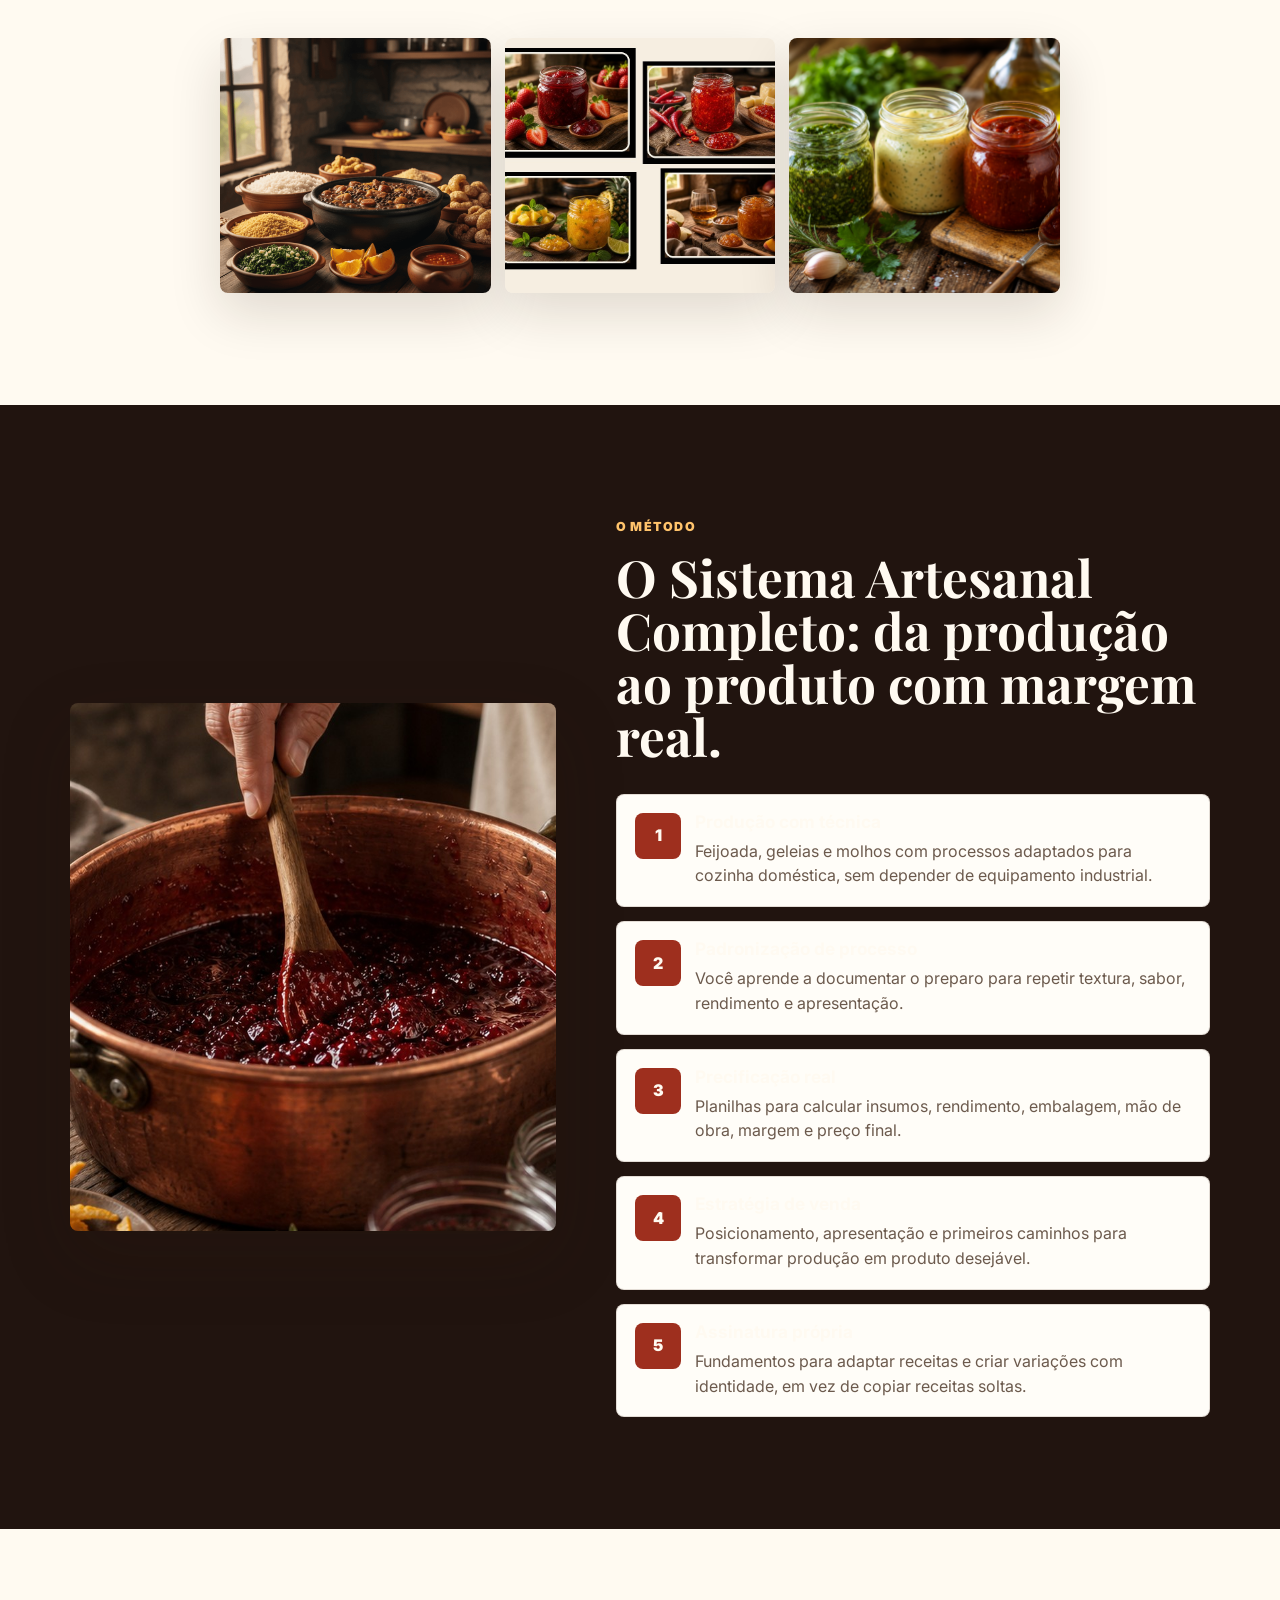
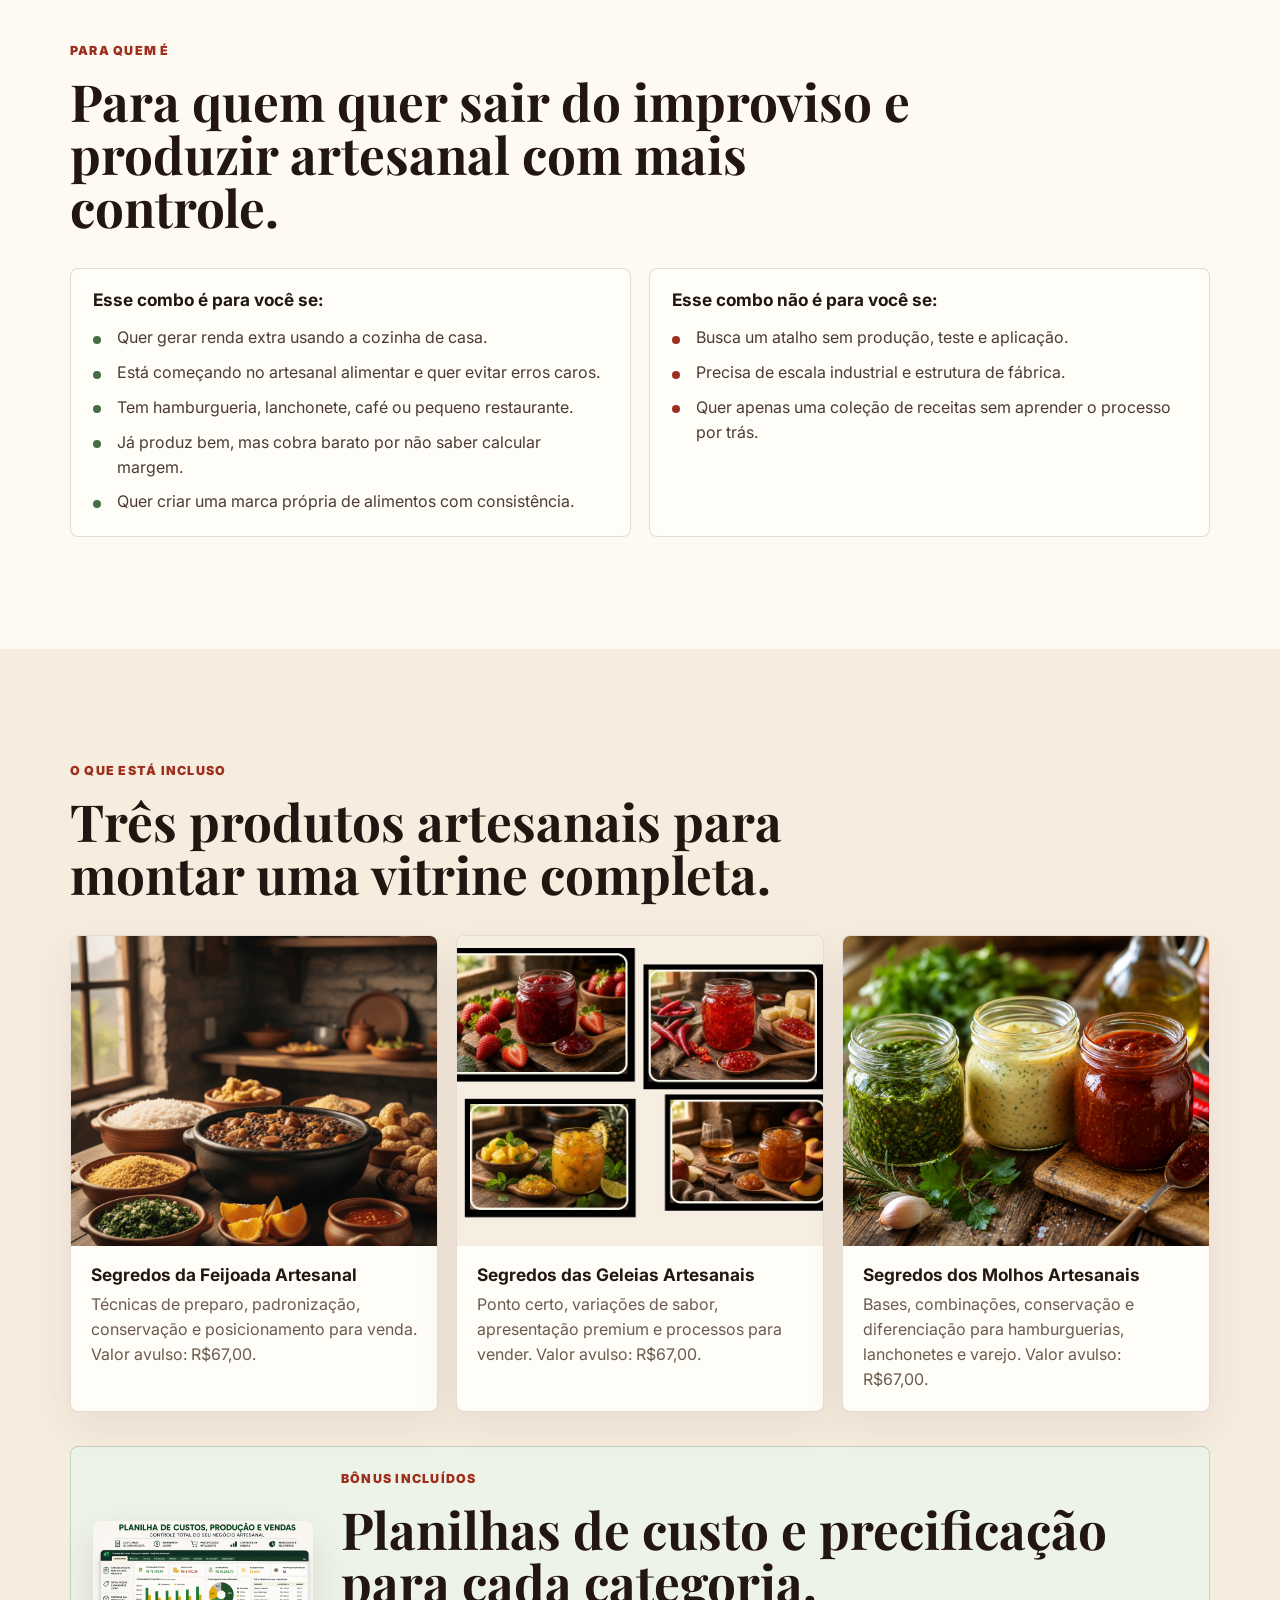
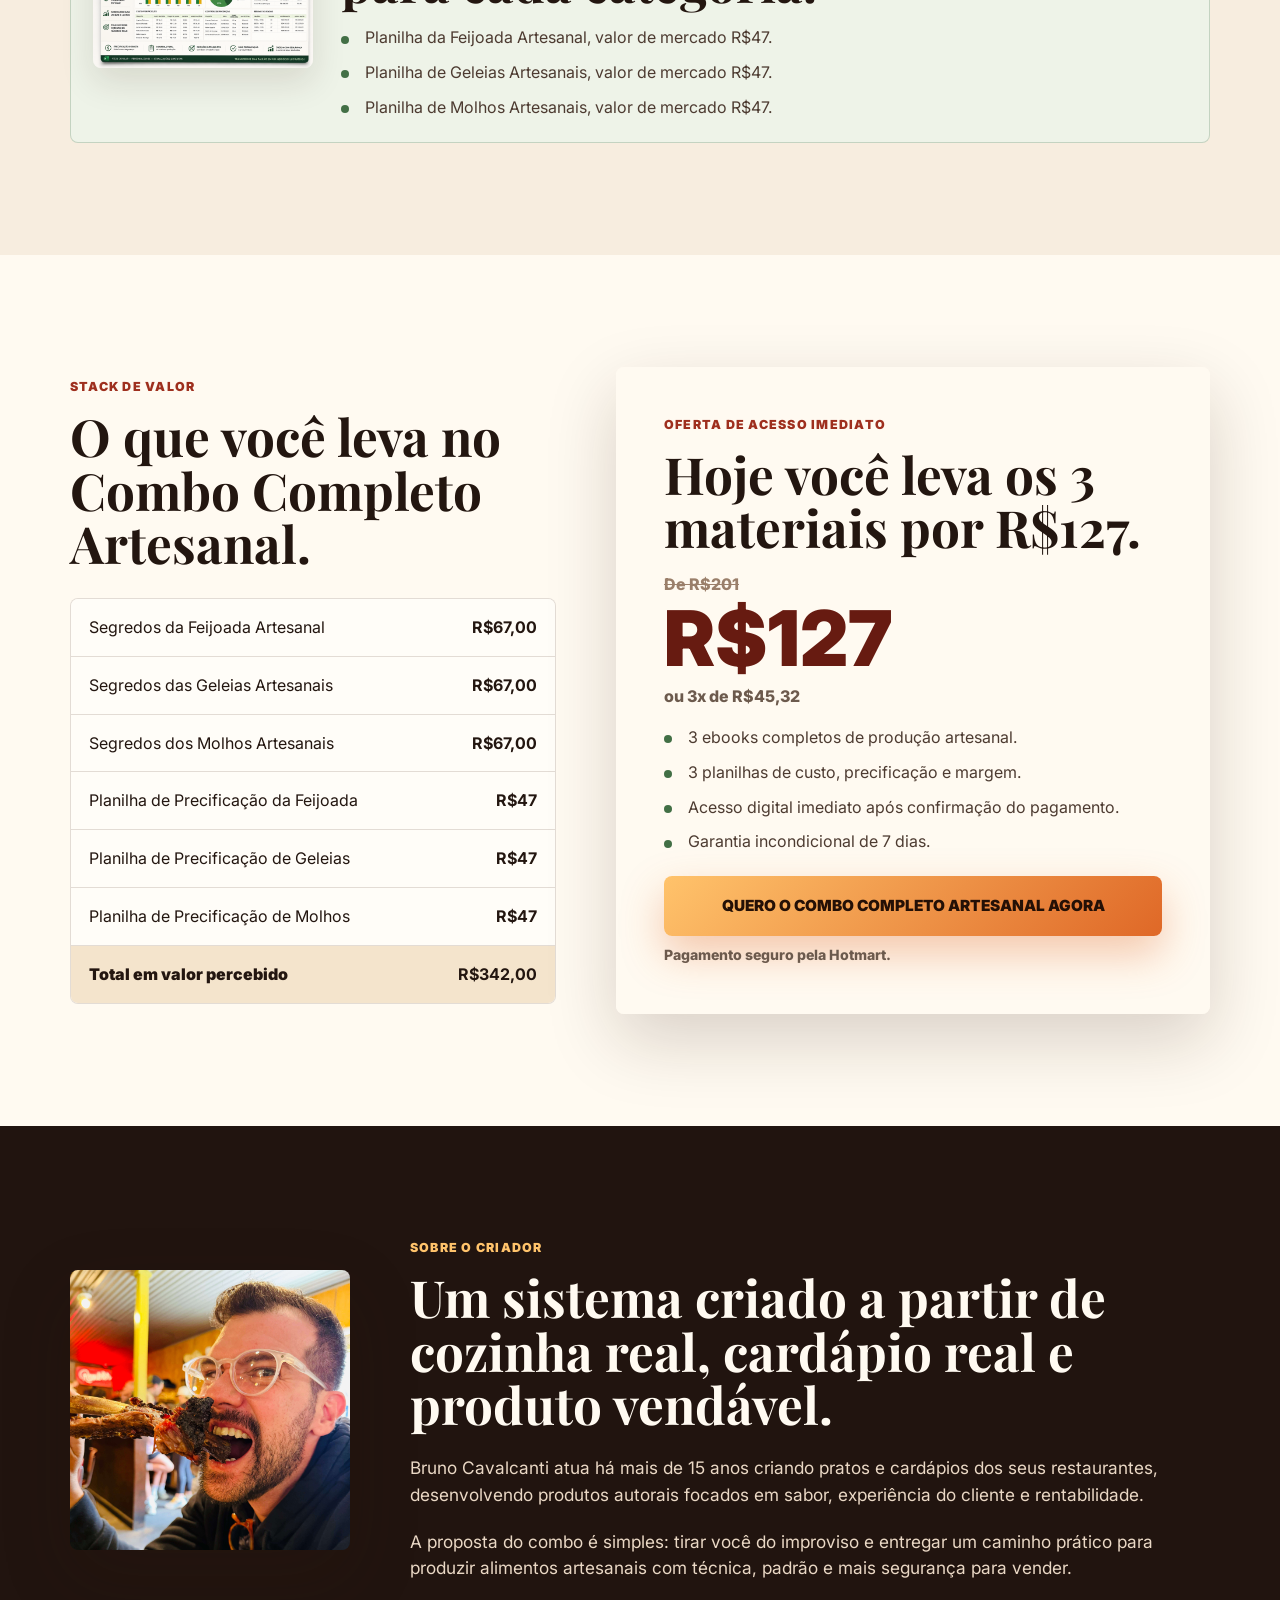
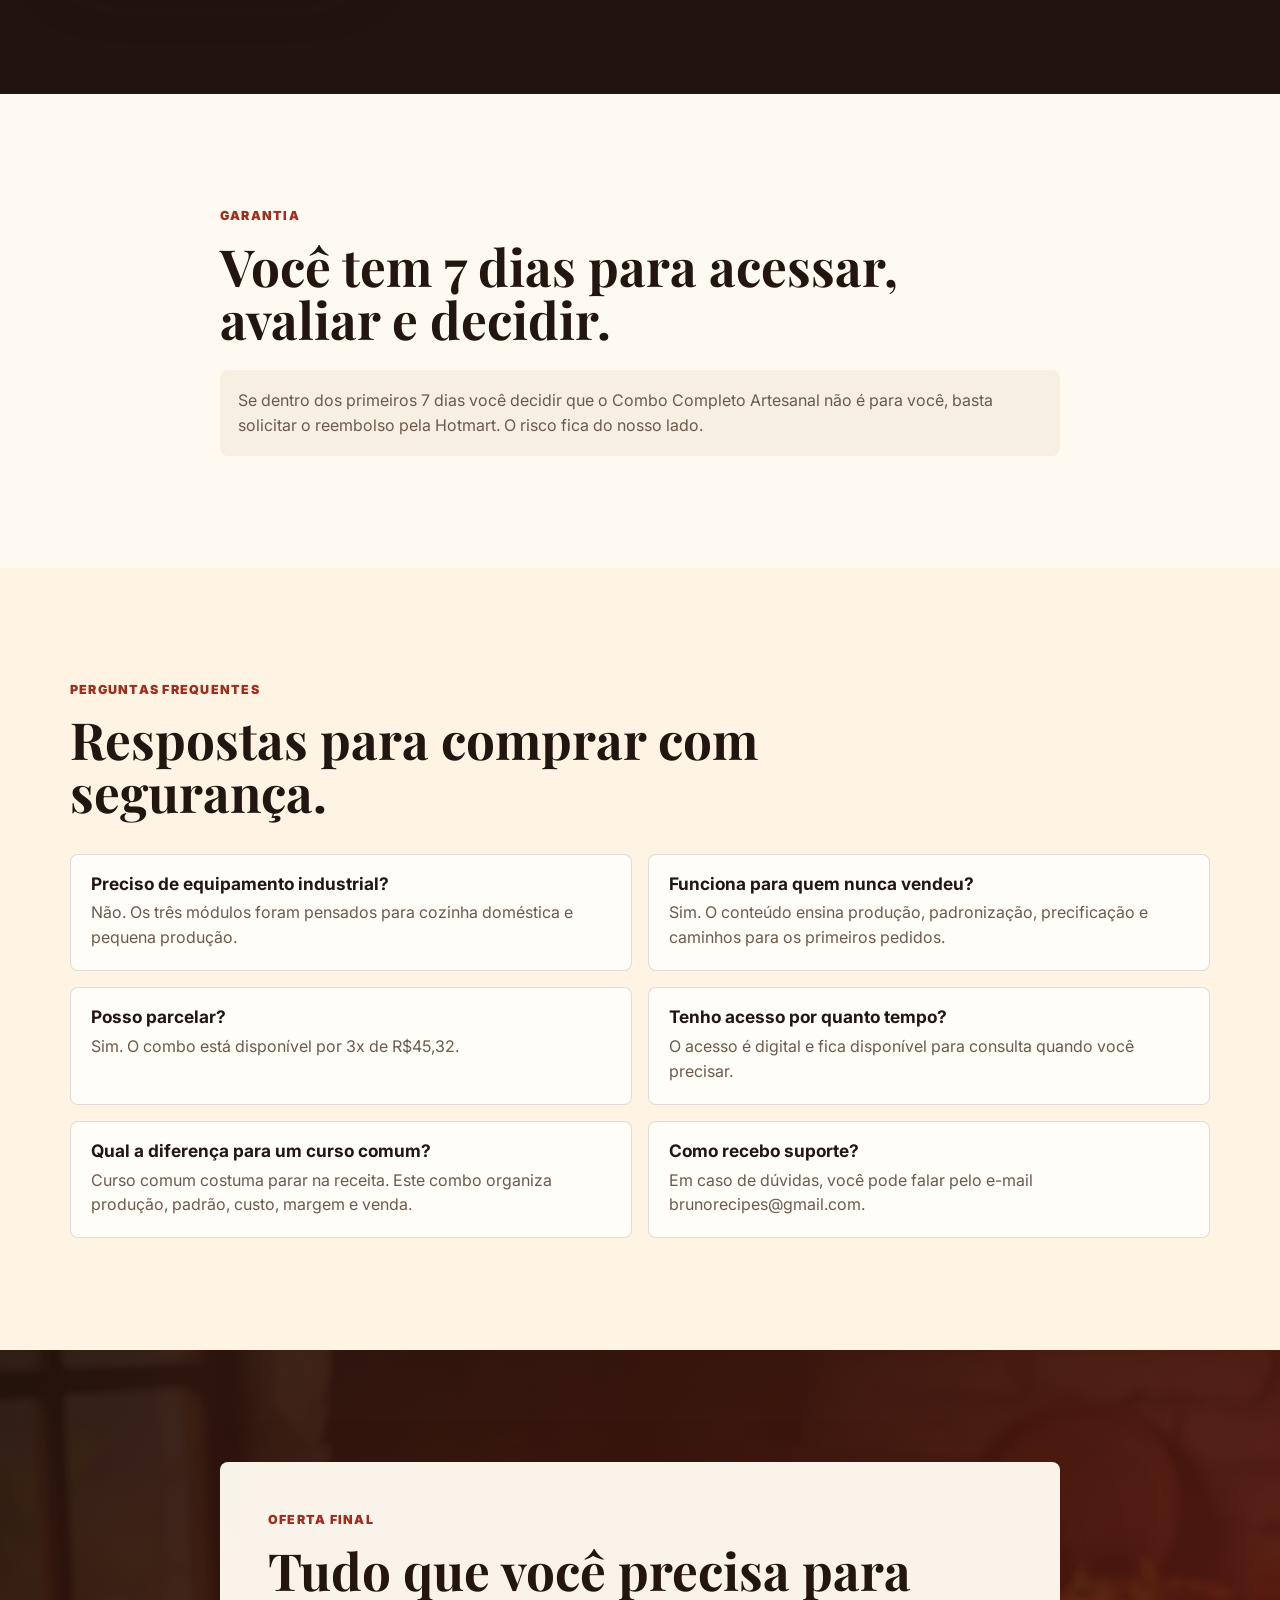
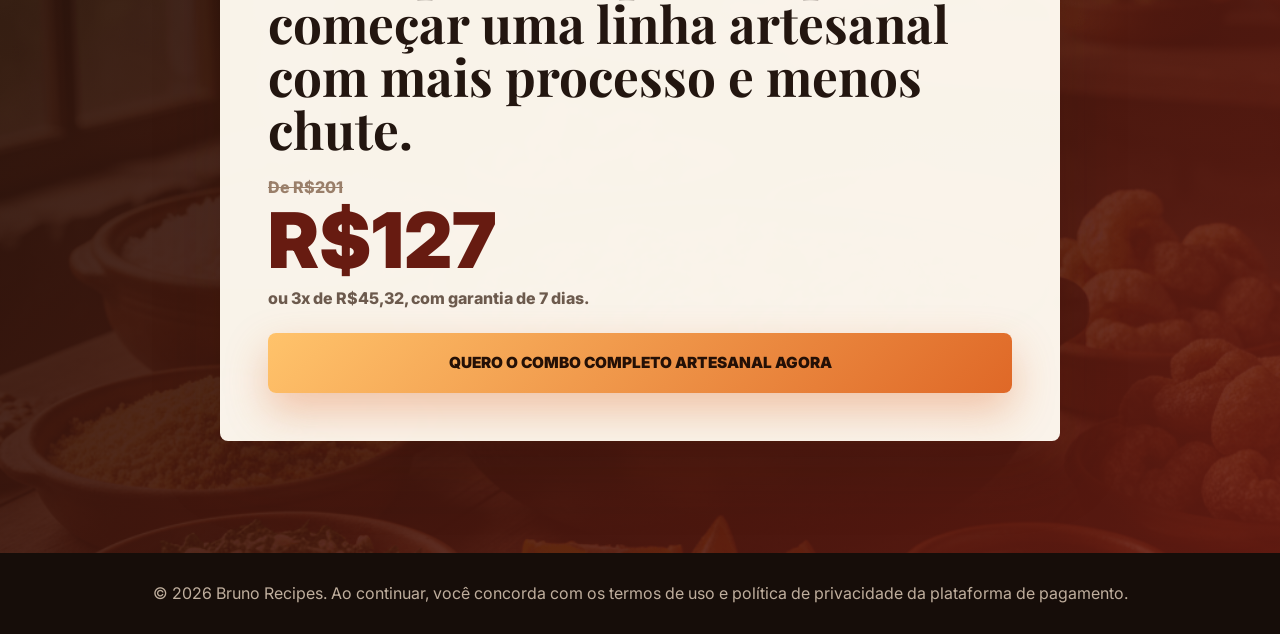
<file: combo-completo-artesanal.html>
<!doctype html>
<html lang="pt-BR">
  <head>
    <meta charset="utf-8" />
    <meta name="viewport" content="width=device-width, initial-scale=1" />
    <title>Combo Completo Artesanal | Bruno Recipes</title>
    <meta
      name="description"
      content="Leve Segredos da Feijoada, Geleias e Molhos Artesanais em um sistema completo para produzir, padronizar, precificar e vender alimentos premium na cozinha de casa."
    />
    <!-- Meta Pixel Code -->
    <script>
      !function (f, b, e, v, n, t, s) {
        if (f.fbq) return;
        n = f.fbq = function () {
          n.callMethod ? n.callMethod.apply(n, arguments) : n.queue.push(arguments);
        };
        if (!f._fbq) f._fbq = n;
        n.push = n;
        n.loaded = true;
        n.version = '2.0';
        n.queue = [];
        t = b.createElement(e);
        t.async = true;
        t.src = v;
        s = b.getElementsByTagName(e)[0];
        s.parentNode.insertBefore(t, s);
      }(window, document, 'script', 'https://connect.facebook.net/en_US/fbevents.js');
      fbq('init', '827037113285006');
      fbq('track', 'PageView');
      fbq('trackCustom', 'ComboSalesPageView');
    </script>
    <noscript>
      <img height="1" width="1" style="display:none"
        src="https://www.facebook.com/tr?id=827037113285006&ev=PageView&noscript=1" alt="">
    </noscript>
    <!-- End Meta Pixel Code -->
    <link rel="preconnect" href="https://fonts.googleapis.com" />
    <link rel="preconnect" href="https://fonts.gstatic.com" crossorigin />
    <link
      href="https://fonts.googleapis.com/css2?family=Inter:wght@400;500;600;700;800;900&family=Playfair+Display:wght@700;800&display=swap"
      rel="stylesheet"
    />
    <style>
      :root {
        --ink: #231610;
        --muted: #6c5a4d;
        --paper: #fffaf1;
        --cream: #f5e7d4;
        --cream-strong: #ead2b4;
        --red: #9e2f1e;
        --red-dark: #671b11;
        --gold: #d99535;
        --green: #426f45;
        --berry: #7e2f46;
        --line: rgba(83, 50, 32, 0.16);
        --shadow: 0 26px 70px rgba(46, 24, 12, 0.18);
      }

      * {
        box-sizing: border-box;
      }

      html {
        scroll-behavior: smooth;
      }

      body {
        margin: 0;
        font-family: Inter, system-ui, -apple-system, BlinkMacSystemFont, "Segoe UI", sans-serif;
        color: var(--ink);
        background: var(--paper);
        line-height: 1.55;
      }

      img {
        display: block;
        max-width: 100%;
      }

      a {
        color: inherit;
        text-decoration: none;
      }

      .container {
        width: min(1140px, calc(100% - 32px));
        margin: 0 auto;
      }

      .narrow {
        width: min(840px, calc(100% - 32px));
      }

      .section {
        padding: clamp(68px, 9vw, 112px) 0;
      }

      .eyebrow {
        margin: 0 0 14px;
        color: var(--red);
        font-size: 0.78rem;
        font-weight: 900;
        letter-spacing: 0.1em;
        text-transform: uppercase;
      }

      h1,
      h2,
      h3 {
        margin: 0;
        line-height: 1.04;
      }

      h1,
      h2 {
        font-family: "Playfair Display", Georgia, serif;
        letter-spacing: 0;
      }

      h1 {
        color: #fffaf1;
        font-size: clamp(2.55rem, 6vw, 5.7rem);
      }

      h2 {
        color: var(--ink);
        font-size: clamp(2rem, 4vw, 4.2rem);
      }

      h3 {
        color: var(--ink);
        font-size: 1.08rem;
      }

      p {
        margin: 0;
      }

      .hero {
        min-height: 100vh;
        padding: 28px 0 52px;
        color: #fffaf1;
        background:
          linear-gradient(90deg, rgba(35, 18, 10, 0.9), rgba(35, 18, 10, 0.58)),
          url("assets/generated/panela-producao.jpg") center / cover;
      }

      .topbar {
        display: flex;
        align-items: center;
        justify-content: space-between;
        gap: 16px;
        margin-bottom: clamp(52px, 9vw, 96px);
      }

      .brand {
        font-weight: 900;
        letter-spacing: 0.02em;
      }

      .topbar a:last-child {
        display: inline-flex;
        align-items: center;
        justify-content: center;
        min-height: 42px;
        padding: 0 16px;
        border: 1px solid rgba(255, 250, 241, 0.34);
        border-radius: 999px;
        color: #ffe5bd;
        font-size: 0.86rem;
        font-weight: 800;
      }

      .hero-grid {
        display: grid;
        grid-template-columns: minmax(0, 1.02fr) minmax(320px, 0.78fr);
        gap: clamp(28px, 5vw, 64px);
        align-items: center;
      }

      .hero-copy {
        max-width: 780px;
      }

      .hero .eyebrow {
        color: #ffd28a;
      }

      .hero-lead {
        max-width: 680px;
        margin-top: 22px;
        color: #f4e5d3;
        font-size: clamp(1.08rem, 2vw, 1.36rem);
      }

      .hero-points {
        display: grid;
        grid-template-columns: repeat(3, minmax(0, 1fr));
        gap: 10px;
        margin: 26px 0 0;
      }

      .hero-points span {
        min-height: 64px;
        padding: 12px;
        border: 1px solid rgba(255, 250, 241, 0.2);
        border-radius: 8px;
        background: rgba(255, 250, 241, 0.09);
        color: #fff4e6;
        font-size: 0.92rem;
        font-weight: 800;
      }

      .button {
        display: inline-flex;
        align-items: center;
        justify-content: center;
        min-height: 60px;
        padding: 0 24px;
        border-radius: 8px;
        border: 0;
        background: linear-gradient(135deg, #ffc36b, #df6827);
        color: #241006;
        font-size: 0.96rem;
        font-weight: 950;
        text-align: center;
        text-transform: uppercase;
        box-shadow: 0 18px 42px rgba(223, 104, 39, 0.34);
        transition: transform 0.18s ease, box-shadow 0.18s ease;
      }

      .button:hover {
        transform: translateY(-2px);
        box-shadow: 0 22px 54px rgba(223, 104, 39, 0.44);
      }

      .hero-actions {
        display: flex;
        flex-wrap: wrap;
        gap: 14px;
        align-items: center;
        margin-top: 28px;
      }

      .installments {
        color: #f6dfc3;
        font-weight: 800;
      }

      .hero-card {
        overflow: hidden;
        border: 1px solid rgba(255, 250, 241, 0.18);
        border-radius: 8px;
        background: rgba(255, 250, 241, 0.96);
        box-shadow: var(--shadow);
      }

      .hero-card img {
        width: 100%;
        aspect-ratio: 1.42;
        object-fit: cover;
        background: #1d110c;
      }

      .price-panel {
        padding: 22px;
        color: var(--ink);
      }

      .old-price {
        color: #9a7f6a;
        font-weight: 800;
        text-decoration: line-through;
      }

      .price {
        display: block;
        margin-top: 6px;
        color: var(--red-dark);
        font-size: clamp(3rem, 6vw, 5rem);
        font-weight: 950;
        line-height: 0.95;
      }

      .price-note {
        margin-top: 8px;
        color: var(--muted);
        font-weight: 800;
      }

      .dark-band {
        background: #21140f;
        color: #fffaf1;
      }

      .dark-band h2,
      .dark-band h3 {
        color: #fffaf1;
      }

      .dark-band .eyebrow {
        color: #ffc36b;
      }

      .copy-block {
        display: grid;
        gap: 20px;
        color: #4d3b31;
        font-size: 1.08rem;
      }

      .copy-block strong {
        color: var(--ink);
      }

      .dark-band .copy-block {
        color: #ead8c5;
      }

      .dark-band .copy-block strong {
        color: #fff7eb;
      }

      .visual-grid {
        display: grid;
        grid-template-columns: repeat(3, minmax(0, 1fr));
        gap: 14px;
        margin-top: 38px;
      }

      .visual-grid img {
        width: 100%;
        aspect-ratio: 1.06;
        border-radius: 8px;
        object-fit: cover;
        box-shadow: 0 20px 52px rgba(35, 18, 10, 0.14);
      }

      .method-grid,
      .offer-grid,
      .author-grid {
        display: grid;
        grid-template-columns: minmax(0, 0.9fr) minmax(0, 1.1fr);
        gap: clamp(28px, 5vw, 60px);
        align-items: center;
      }

      .method-image,
      .author-photo {
        width: 100%;
        aspect-ratio: 0.92;
        border-radius: 8px;
        object-fit: cover;
        box-shadow: var(--shadow);
      }

      .layers {
        display: grid;
        gap: 14px;
        margin-top: 30px;
      }

      .layer,
      .card,
      .value-row,
      .faq-item {
        border: 1px solid var(--line);
        border-radius: 8px;
        background: #fffdf8;
      }

      .layer {
        display: grid;
        grid-template-columns: 46px minmax(0, 1fr);
        gap: 14px;
        padding: 18px;
      }

      .layer span {
        display: grid;
        place-items: center;
        width: 46px;
        height: 46px;
        border-radius: 8px;
        background: var(--red);
        color: #fffaf1;
        font-weight: 950;
      }

      .layer p,
      .card p,
      .faq-item p {
        margin-top: 8px;
        color: var(--muted);
      }

      .split {
        display: grid;
        grid-template-columns: repeat(2, minmax(0, 1fr));
        gap: 18px;
        margin-top: 34px;
      }

      .card {
        padding: 22px;
      }

      .card ul,
      .check-list {
        display: grid;
        gap: 10px;
        margin: 16px 0 0;
        padding: 0;
        list-style: none;
      }

      .card li,
      .check-list li {
        position: relative;
        padding-left: 24px;
        color: #4d3b31;
      }

      .card li::before,
      .check-list li::before {
        content: "";
        position: absolute;
        left: 0;
        top: 0.65em;
        width: 8px;
        height: 8px;
        border-radius: 50%;
        background: var(--green);
      }

      .card--no li::before {
        background: var(--red);
      }

      .products {
        display: grid;
        grid-template-columns: repeat(3, minmax(0, 1fr));
        gap: 18px;
        margin-top: 34px;
      }

      .product-card {
        overflow: hidden;
        border: 1px solid var(--line);
        border-radius: 8px;
        background: #fffdf8;
        box-shadow: 0 16px 42px rgba(46, 24, 12, 0.08);
      }

      .product-card img {
        width: 100%;
        aspect-ratio: 1.18;
        object-fit: cover;
      }

      .product-card div {
        padding: 20px;
      }

      .product-card p {
        margin-top: 8px;
        color: var(--muted);
      }

      .bonus-strip {
        display: grid;
        grid-template-columns: 220px minmax(0, 1fr);
        gap: 28px;
        align-items: center;
        margin-top: 34px;
        padding: 22px;
        border-radius: 8px;
        background: #eef3e8;
        border: 1px solid rgba(66, 111, 69, 0.24);
      }

      .bonus-strip img {
        border-radius: 8px;
        box-shadow: 0 14px 34px rgba(46, 24, 12, 0.12);
      }

      .value-stack {
        margin-top: 28px;
        border: 1px solid var(--line);
        border-radius: 8px;
        overflow: hidden;
        background: #fffdf8;
      }

      .value-row {
        display: grid;
        grid-template-columns: minmax(0, 1fr) auto;
        gap: 16px;
        padding: 16px 18px;
        border-width: 0 0 1px;
        border-radius: 0;
      }

      .value-row:last-child {
        border-bottom: 0;
        background: #f4e4cc;
        font-weight: 950;
      }

      .offer {
        background:
          linear-gradient(135deg, rgba(35, 18, 10, 0.92), rgba(103, 27, 17, 0.88)),
          url("assets/feijoada.png") center / cover;
      }

      .offer-card {
        padding: clamp(26px, 4vw, 48px);
        border-radius: 8px;
        background: rgba(255, 250, 241, 0.97);
        box-shadow: var(--shadow);
      }

      .offer-card h2 {
        color: var(--ink);
      }

      .offer-card .button {
        width: 100%;
        margin-top: 22px;
      }

      .guarantee {
        padding: 18px;
        border-radius: 8px;
        background: #f7efe2;
        color: var(--muted);
      }

      .faq-grid {
        display: grid;
        grid-template-columns: repeat(2, minmax(0, 1fr));
        gap: 16px;
        margin-top: 34px;
      }

      .faq-item {
        padding: 20px;
      }

      .author-grid {
        grid-template-columns: 280px minmax(0, 1fr);
      }

      .author-photo {
        aspect-ratio: 1;
      }

      .footer {
        padding: 28px 0;
        background: #160d09;
        color: #bfae9d;
        text-align: center;
      }

      @media (max-width: 860px) {
        .topbar {
          align-items: flex-start;
          flex-direction: column;
        }

        .hero-grid,
        .method-grid,
        .offer-grid,
        .author-grid,
        .split,
        .products,
        .faq-grid,
        .bonus-strip {
          grid-template-columns: 1fr;
        }

        .hero-points,
        .visual-grid {
          grid-template-columns: 1fr;
        }

        .hero {
          min-height: auto;
        }

        .author-grid {
          text-align: left;
        }

        .author-photo {
          max-width: 280px;
        }
      }
    </style>
  </head>
  <body>
    <header class="hero" id="topo">
      <div class="container">
        <nav class="topbar" aria-label="Navegação principal">
          <a class="brand" href="#topo">Combo Completo Artesanal</a>
          <a href="#oferta">Garantir por R$127</a>
        </nav>

        <div class="hero-grid">
          <div class="hero-copy">
            <p class="eyebrow">Feijoada + Geleias + Molhos Artesanais</p>
            <h1>Sua cozinha já tem tudo que precisa para produzir alimentos premium.</h1>
            <p class="hero-lead">
              Aprenda o sistema completo para produzir, padronizar, precificar e vender alimentos artesanais com estrutura de cozinha comum.
            </p>
            <div class="hero-points">
              <span>Processo prático para começar em casa</span>
              <span>Planilhas para calcular custo e margem</span>
              <span>3 categorias vendáveis em uma oferta</span>
            </div>
            <div class="hero-actions">
              <a class="button js-combo-checkout" href="https://pay.hotmart.com/V106121513I">Quero o sistema completo</a>
              <span class="installments">De R$201 por R$127 ou 3x de R$45,32</span>
            </div>
          </div>

          <aside class="hero-card" aria-label="Oferta do combo">
            <img src="assets/combo-capa.png" alt="Combo Completo Artesanal com ebooks de feijoada, geleias e molhos" />
            <div class="price-panel">
              <span class="old-price">Valor original: R$201</span>
              <span class="price">R$127</span>
              <p class="price-note">Pagamento único ou 3x de R$45,32.</p>
            </div>
          </aside>
        </div>
      </div>
    </header>

    <main>
      <section class="section">
        <div class="container narrow">
          <p class="eyebrow">O problema real</p>
          <h2>Receita boa não é segredo de chef. O segredo é o processo que vem depois.</h2>
          <div class="copy-block" style="margin-top: 28px;">
            <p>Você pode até fazer uma geleia, um molho ou uma feijoada gostosa uma vez. O desafio aparece quando precisa repetir o mesmo resultado, calcular o preço certo e apresentar o produto com cara de algo premium.</p>
            <p>A maioria dos materiais ensina o que colocar na panela. Poucos mostram como transformar o que saiu da panela em produto com padrão, margem e identidade.</p>
            <p><strong>Sem processo, uma boa receita vira hobby caro.</strong> Com processo, uma tarde na cozinha pode virar produção organizada para vender, presentear ou consumir com qualidade de mercado.</p>
          </div>
          <div class="visual-grid">
            <img src="assets/feijoada.png" alt="Feijoada artesanal pronta para venda" />
            <img src="assets/generated/geleias-collage.jpg" alt="Geleias artesanais em sabores variados" />
            <img src="assets/generated/molhos-artesanais.png" alt="Molhos artesanais em potes de vidro" />
          </div>
        </div>
      </section>

      <section class="section dark-band">
        <div class="container method-grid">
          <img class="method-image" src="assets/generated/panela-producao.jpg" alt="Produção artesanal em panela na cozinha" />
          <div>
            <p class="eyebrow">O método</p>
            <h2>O Sistema Artesanal Completo: da produção ao produto com margem real.</h2>
            <div class="layers">
              <article class="layer">
                <span>1</span>
                <div>
                  <h3>Produção com técnica</h3>
                  <p>Feijoada, geleias e molhos com processos adaptados para cozinha doméstica, sem depender de equipamento industrial.</p>
                </div>
              </article>
              <article class="layer">
                <span>2</span>
                <div>
                  <h3>Padronização de processo</h3>
                  <p>Você aprende a documentar o preparo para repetir textura, sabor, rendimento e apresentação.</p>
                </div>
              </article>
              <article class="layer">
                <span>3</span>
                <div>
                  <h3>Precificação real</h3>
                  <p>Planilhas para calcular insumos, rendimento, embalagem, mão de obra, margem e preço final.</p>
                </div>
              </article>
              <article class="layer">
                <span>4</span>
                <div>
                  <h3>Estratégia de venda</h3>
                  <p>Posicionamento, apresentação e primeiros caminhos para transformar produção em produto desejável.</p>
                </div>
              </article>
              <article class="layer">
                <span>5</span>
                <div>
                  <h3>Assinatura própria</h3>
                  <p>Fundamentos para adaptar receitas e criar variações com identidade, em vez de copiar receitas soltas.</p>
                </div>
              </article>
            </div>
          </div>
        </div>
      </section>

      <section class="section">
        <div class="container">
          <div class="narrow">
            <p class="eyebrow">Para quem é</p>
            <h2>Para quem quer sair do improviso e produzir artesanal com mais controle.</h2>
          </div>
          <div class="split">
            <article class="card">
              <h3>Esse combo é para você se:</h3>
              <ul>
                <li>Quer gerar renda extra usando a cozinha de casa.</li>
                <li>Está começando no artesanal alimentar e quer evitar erros caros.</li>
                <li>Tem hamburgueria, lanchonete, café ou pequeno restaurante.</li>
                <li>Já produz bem, mas cobra barato por não saber calcular margem.</li>
                <li>Quer criar uma marca própria de alimentos com consistência.</li>
              </ul>
            </article>
            <article class="card card--no">
              <h3>Esse combo não é para você se:</h3>
              <ul>
                <li>Busca um atalho sem produção, teste e aplicação.</li>
                <li>Precisa de escala industrial e estrutura de fábrica.</li>
                <li>Quer apenas uma coleção de receitas sem aprender o processo por trás.</li>
              </ul>
            </article>
          </div>
        </div>
      </section>

      <section class="section" style="background: #f7eddf;">
        <div class="container">
          <div class="narrow">
            <p class="eyebrow">O que está incluso</p>
            <h2>Três produtos artesanais para montar uma vitrine completa.</h2>
          </div>
          <div class="products">
            <article class="product-card">
              <img src="assets/feijoada.png" alt="Segredos da Feijoada Artesanal" />
              <div>
                <h3>Segredos da Feijoada Artesanal</h3>
                <p>Técnicas de preparo, padronização, conservação e posicionamento para venda. Valor avulso: R$67,00.</p>
              </div>
            </article>
            <article class="product-card">
              <img src="assets/generated/geleias-collage.jpg" alt="Segredos das Geleias Artesanais" />
              <div>
                <h3>Segredos das Geleias Artesanais</h3>
                <p>Ponto certo, variações de sabor, apresentação premium e processos para vender. Valor avulso: R$67,00.</p>
              </div>
            </article>
            <article class="product-card">
              <img src="assets/generated/molhos-artesanais.png" alt="Segredos dos Molhos Artesanais" />
              <div>
                <h3>Segredos dos Molhos Artesanais</h3>
                <p>Bases, combinações, conservação e diferenciação para hamburguerias, lanchonetes e varejo. Valor avulso: R$67,00.</p>
              </div>
            </article>
          </div>
          <div class="bonus-strip">
            <img src="assets/planilha-capa.png" alt="Planilhas de custo e precificação" />
            <div>
              <p class="eyebrow">Bônus incluídos</p>
              <h2>Planilhas de custo e precificação para cada categoria.</h2>
              <ul class="check-list">
                <li>Planilha da Feijoada Artesanal, valor de mercado R$47.</li>
                <li>Planilha de Geleias Artesanais, valor de mercado R$47.</li>
                <li>Planilha de Molhos Artesanais, valor de mercado R$47.</li>
              </ul>
            </div>
          </div>
        </div>
      </section>

      <section class="section">
        <div class="container offer-grid">
          <div>
            <p class="eyebrow">Stack de valor</p>
            <h2>O que você leva no Combo Completo Artesanal.</h2>
            <div class="value-stack">
              <div class="value-row"><span>Segredos da Feijoada Artesanal</span><strong>R$67,00</strong></div>
              <div class="value-row"><span>Segredos das Geleias Artesanais</span><strong>R$67,00</strong></div>
              <div class="value-row"><span>Segredos dos Molhos Artesanais</span><strong>R$67,00</strong></div>
              <div class="value-row"><span>Planilha de Precificação da Feijoada</span><strong>R$47</strong></div>
              <div class="value-row"><span>Planilha de Precificação de Geleias</span><strong>R$47</strong></div>
              <div class="value-row"><span>Planilha de Precificação de Molhos</span><strong>R$47</strong></div>
              <div class="value-row"><span>Total em valor percebido</span><strong>R$342,00</strong></div>
            </div>
          </div>
          <div class="offer-card" id="oferta">
            <p class="eyebrow">Oferta de acesso imediato</p>
            <h2>Hoje você leva os 3 materiais por R$127.</h2>
            <p class="old-price" style="margin-top: 18px;">De R$201</p>
            <span class="price">R$127</span>
            <p class="price-note">ou 3x de R$45,32</p>
            <ul class="check-list">
              <li>3 ebooks completos de produção artesanal.</li>
              <li>3 planilhas de custo, precificação e margem.</li>
              <li>Acesso digital imediato após confirmação do pagamento.</li>
              <li>Garantia incondicional de 7 dias.</li>
            </ul>
            <a class="button js-combo-checkout" href="https://pay.hotmart.com/V106121513I">Quero o Combo Completo Artesanal agora</a>
            <p class="price-note" style="font-size: 0.88rem;">Pagamento seguro pela Hotmart.</p>
          </div>
        </div>
      </section>

      <section class="section dark-band">
        <div class="container author-grid">
          <img class="author-photo" src="assets/bruno-cavalcanti.jpg" alt="Bruno Cavalcanti" />
          <div>
            <p class="eyebrow">Sobre o criador</p>
            <h2>Um sistema criado a partir de cozinha real, cardápio real e produto vendável.</h2>
            <div class="copy-block" style="margin-top: 24px;">
              <p>Bruno Cavalcanti atua há mais de 15 anos criando pratos e cardápios dos seus restaurantes, desenvolvendo produtos autorais focados em sabor, experiência do cliente e rentabilidade.</p>
              <p>A proposta do combo é simples: tirar você do improviso e entregar um caminho prático para produzir alimentos artesanais com técnica, padrão e mais segurança para vender.</p>
            </div>
          </div>
        </div>
      </section>

      <section class="section">
        <div class="container narrow">
          <p class="eyebrow">Garantia</p>
          <h2>Você tem 7 dias para acessar, avaliar e decidir.</h2>
          <p class="guarantee" style="margin-top: 24px;">
            Se dentro dos primeiros 7 dias você decidir que o Combo Completo Artesanal não é para você, basta solicitar o reembolso pela Hotmart. O risco fica do nosso lado.
          </p>
        </div>
      </section>

      <section class="section" style="background: #fff4e4;">
        <div class="container">
          <div class="narrow">
            <p class="eyebrow">Perguntas frequentes</p>
            <h2>Respostas para comprar com segurança.</h2>
          </div>
          <div class="faq-grid">
            <article class="faq-item">
              <h3>Preciso de equipamento industrial?</h3>
              <p>Não. Os três módulos foram pensados para cozinha doméstica e pequena produção.</p>
            </article>
            <article class="faq-item">
              <h3>Funciona para quem nunca vendeu?</h3>
              <p>Sim. O conteúdo ensina produção, padronização, precificação e caminhos para os primeiros pedidos.</p>
            </article>
            <article class="faq-item">
              <h3>Posso parcelar?</h3>
              <p>Sim. O combo está disponível por 3x de R$45,32.</p>
            </article>
            <article class="faq-item">
              <h3>Tenho acesso por quanto tempo?</h3>
              <p>O acesso é digital e fica disponível para consulta quando você precisar.</p>
            </article>
            <article class="faq-item">
              <h3>Qual a diferença para um curso comum?</h3>
              <p>Curso comum costuma parar na receita. Este combo organiza produção, padrão, custo, margem e venda.</p>
            </article>
            <article class="faq-item">
              <h3>Como recebo suporte?</h3>
              <p>Em caso de dúvidas, você pode falar pelo e-mail brunorecipes@gmail.com.</p>
            </article>
          </div>
        </div>
      </section>

      <section class="section offer">
        <div class="container narrow">
          <div class="offer-card">
            <p class="eyebrow">Oferta final</p>
            <h2>Tudo que você precisa para começar uma linha artesanal com mais processo e menos chute.</h2>
            <p class="old-price" style="margin-top: 18px;">De R$201</p>
            <span class="price">R$127</span>
            <p class="price-note">ou 3x de R$45,32, com garantia de 7 dias.</p>
            <a class="button js-combo-checkout" href="https://pay.hotmart.com/V106121513I">Quero o Combo Completo Artesanal agora</a>
          </div>
        </div>
      </section>
    </main>

    <footer class="footer">
      <div class="container">
        <p>© 2026 Bruno Recipes. Ao continuar, você concorda com os termos de uso e política de privacidade da plataforma de pagamento.</p>
      </div>
    </footer>

    <script>
      document.querySelectorAll(".js-combo-checkout").forEach(function (link) {
        link.addEventListener("click", function () {
          if (window.fbq) fbq("trackCustom", "ComboCheckoutClick");
        });
      });
    </script>
      <script>
      (function () {
        var trackingKeys = [
          "utm_source",
          "utm_medium",
          "utm_campaign",
          "utm_content",
          "utm_term",
          "utm_id",
          "fbclid",
          "gclid",
          "campaign_id",
          "adset_id",
          "ad_id"
        ];
        var storageKey = "bruno_recipes_tracking";

        function getTracking() {
          var params = new URLSearchParams(window.location.search);
          var saved = {};
          try {
            saved = JSON.parse(sessionStorage.getItem(storageKey) || "{}");
          } catch (error) {
            saved = {};
          }
          trackingKeys.forEach(function (key) {
            var value = params.get(key);
            if (value) saved[key] = value;
          });
          if (Object.keys(saved).length) {
            sessionStorage.setItem(storageKey, JSON.stringify(saved));
          }
          return saved;
        }

        function decorateUrl(rawUrl, tracking) {
          var url = new URL(rawUrl, window.location.href);
          Object.keys(tracking).forEach(function (key) {
            if (!url.searchParams.has(key)) {
              url.searchParams.set(key, tracking[key]);
            }
          });
          if (!url.searchParams.has("src")) {
            url.searchParams.set("src", tracking.ad_id || tracking.utm_content || tracking.utm_campaign || "combo");
          }
          return url.toString();
        }

        var tracking = getTracking();
        document.querySelectorAll("a[href]").forEach(function (link) {
          var href = link.getAttribute("href");
          if (!href || href.indexOf("pay.hotmart.com") === -1) return;
          link.href = decorateUrl(href, tracking);
        });
      })();
    </script>
</body>
</html>
</file>
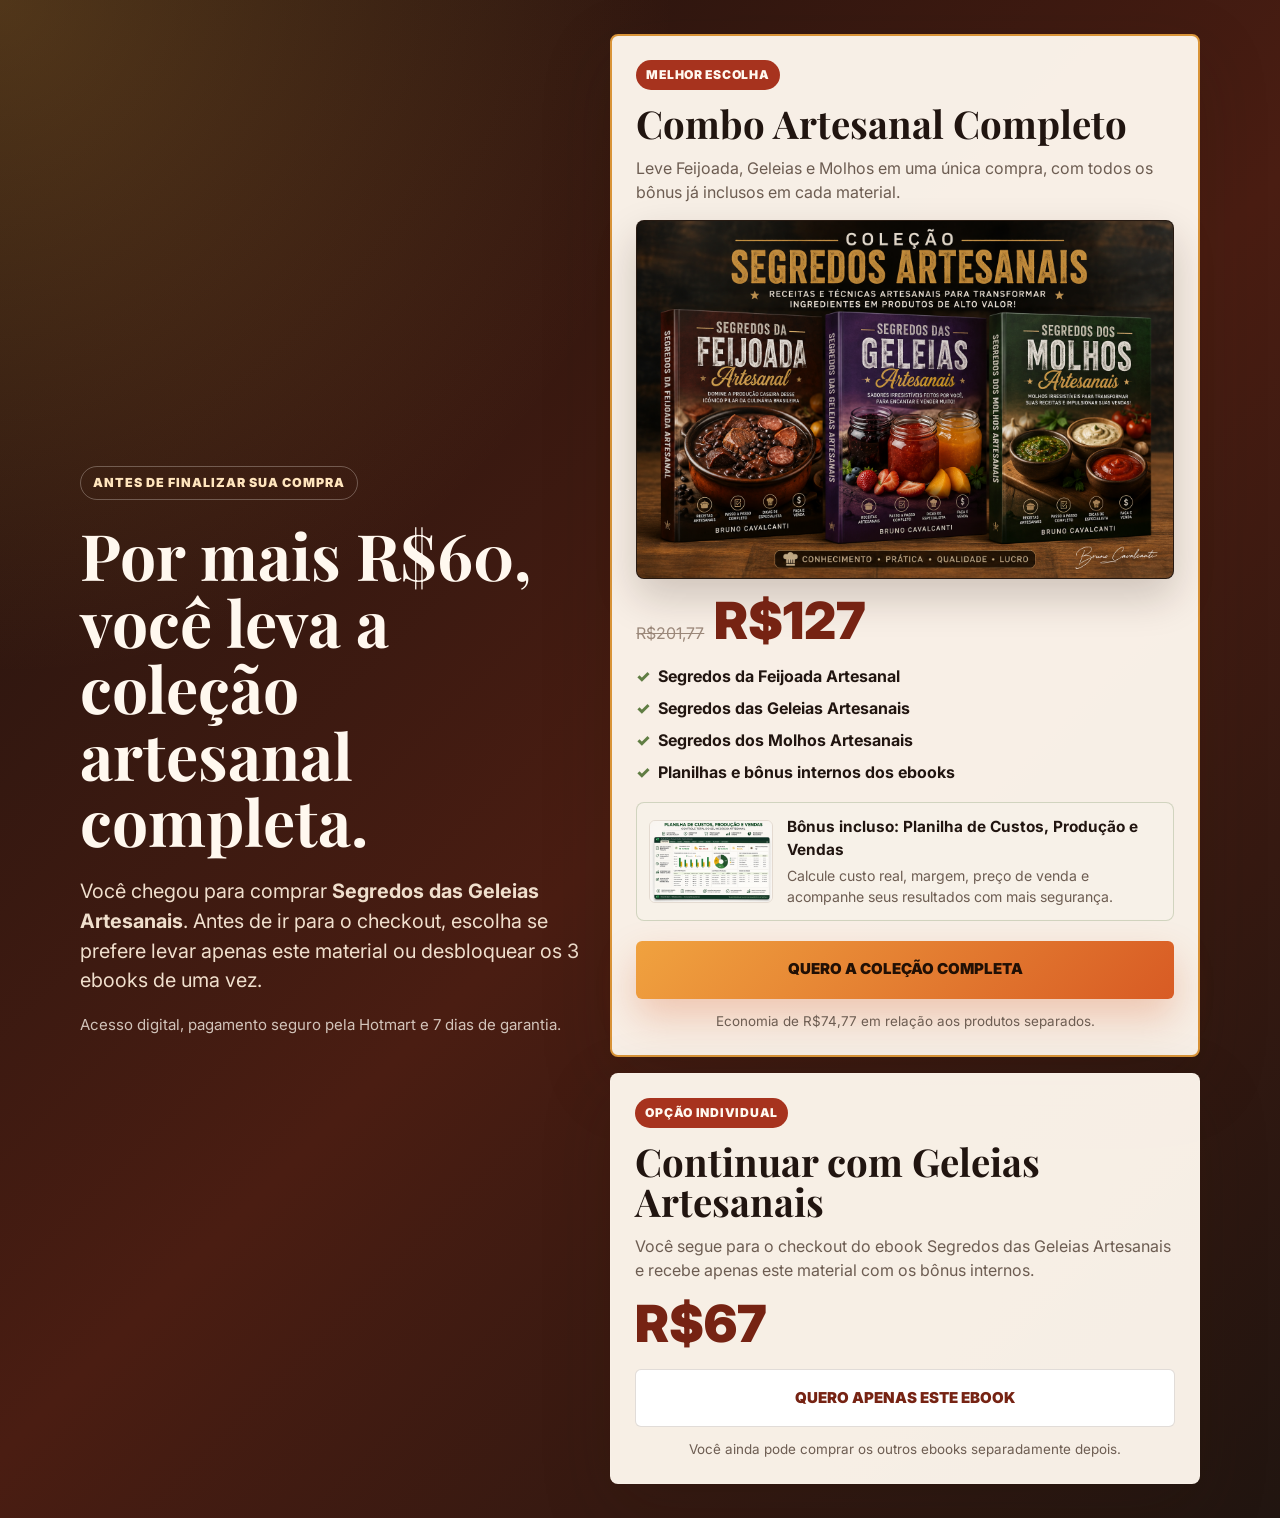
<file: oferta-combo.html>
<!doctype html>
<html lang="pt-BR">
  <head>
    <meta charset="utf-8" />
    <meta name="viewport" content="width=device-width, initial-scale=1" />
    <title>Oferta Especial | Combo Artesanal Completo</title>
    <meta
      name="description"
      content="Antes de finalizar sua compra, veja se vale mais a pena levar a coleção completa de ebooks artesanais Bruno Recipes."
    />
    <!-- Meta Pixel Code -->
    <script>
      !function (f, b, e, v, n, t, s) {
        if (f.fbq) return;
        n = f.fbq = function () {
          n.callMethod ? n.callMethod.apply(n, arguments) : n.queue.push(arguments);
        };
        if (!f._fbq) f._fbq = n;
        n.push = n;
        n.loaded = true;
        n.version = '2.0';
        n.queue = [];
        t = b.createElement(e);
        t.async = true;
        t.src = v;
        s = b.getElementsByTagName(e)[0];
        s.parentNode.insertBefore(t, s);
      }(window, document, 'script', 'https://connect.facebook.net/en_US/fbevents.js');
      fbq('init', '827037113285006');
      fbq('track', 'PageView');
      fbq('trackCustom', 'ComboOfferView');
    </script>
    <noscript>
      <img height="1" width="1" style="display:none"
        src="https://www.facebook.com/tr?id=827037113285006&ev=PageView&noscript=1" alt="">
    </noscript>
    <!-- End Meta Pixel Code -->
    <link rel="preconnect" href="https://fonts.googleapis.com" />
    <link rel="preconnect" href="https://fonts.gstatic.com" crossorigin />
    <link
      href="https://fonts.googleapis.com/css2?family=Inter:wght@400;500;600;700;800;900&family=Playfair+Display:wght@700;800&display=swap"
      rel="stylesheet"
    />
    <style>
      :root {
        --ink: #211510;
        --muted: #6d5d52;
        --paper: #fff8ef;
        --cream: #f3e5d3;
        --tomato: #a7331e;
        --tomato-dark: #762313;
        --gold: #d99438;
        --green: #607d43;
        --charcoal: #1c120e;
        --line: rgba(91, 61, 43, 0.18);
        --shadow: 0 24px 70px rgba(40, 20, 10, 0.18);
      }

      * {
        box-sizing: border-box;
      }

      body {
        margin: 0;
        font-family: Inter, system-ui, -apple-system, BlinkMacSystemFont, "Segoe UI", sans-serif;
        color: var(--ink);
        background: var(--paper);
        line-height: 1.5;
      }

      a {
        color: inherit;
        text-decoration: none;
      }

      .hero {
        min-height: 100vh;
        padding: 34px 20px;
        display: grid;
        align-items: center;
        background:
          radial-gradient(circle at top left, rgba(217, 148, 56, 0.28), transparent 34%),
          linear-gradient(135deg, #1c120e 0%, #4a1d12 52%, #211510 100%);
      }

      .container {
        width: min(1120px, 100%);
        margin: 0 auto;
      }

      .topline {
        display: inline-flex;
        align-items: center;
        min-height: 34px;
        padding: 0 12px;
        border: 1px solid rgba(255, 248, 239, 0.28);
        border-radius: 999px;
        color: #ffe5bd;
        font-size: 0.78rem;
        font-weight: 900;
        letter-spacing: 0.08em;
        text-transform: uppercase;
      }

      .layout {
        display: grid;
        grid-template-columns: minmax(0, 0.92fr) minmax(320px, 1.08fr);
        gap: 28px;
        align-items: center;
      }

      h1,
      h2 {
        margin: 0;
        font-family: "Playfair Display", Georgia, serif;
        line-height: 1.04;
      }

      h1 {
        margin-top: 22px;
        max-width: 720px;
        color: #fff8ef;
        font-size: clamp(2.4rem, 5vw, 5.2rem);
        letter-spacing: 0;
      }

      .lead {
        max-width: 620px;
        margin: 22px 0 0;
        color: #f0dfcd;
        font-size: clamp(1.02rem, 2vw, 1.24rem);
      }

      .note {
        max-width: 620px;
        margin-top: 18px;
        color: rgba(255, 248, 239, 0.76);
        font-size: 0.94rem;
      }

      .choices {
        display: grid;
        grid-template-columns: 1fr;
        gap: 16px;
      }

      .choice {
        position: relative;
        padding: 24px;
        border-radius: 8px;
        border: 1px solid rgba(255, 248, 239, 0.14);
        background: rgba(255, 248, 239, 0.96);
        box-shadow: var(--shadow);
      }

      .choice.combo {
        border: 2px solid var(--gold);
      }

      .badge {
        display: inline-flex;
        align-items: center;
        min-height: 30px;
        padding: 0 10px;
        border-radius: 999px;
        background: var(--tomato);
        color: #fff8ef;
        font-size: 0.76rem;
        font-weight: 900;
        letter-spacing: 0.06em;
        text-transform: uppercase;
      }

      .choice h2 {
        margin-top: 14px;
        color: var(--ink);
        font-size: clamp(1.75rem, 3vw, 2.8rem);
      }

      .choice p {
        margin: 12px 0 0;
        color: var(--muted);
      }

      .product-shot {
        margin-top: 16px;
        overflow: hidden;
        border-radius: 8px;
        border: 1px solid rgba(91, 61, 43, 0.18);
        background: #1c120e;
        box-shadow: 0 18px 42px rgba(40, 20, 10, 0.2);
      }

      .product-shot img,
      .bonus-visual img {
        display: block;
        width: 100%;
        height: auto;
      }

      .bonus-visual {
        display: grid;
        grid-template-columns: 124px minmax(0, 1fr);
        gap: 14px;
        align-items: center;
        margin-top: 18px;
        padding: 12px;
        border-radius: 8px;
        border: 1px solid rgba(96, 125, 67, 0.25);
        background: #f7f1e8;
      }

      .bonus-visual img {
        border-radius: 6px;
        border: 1px solid rgba(91, 61, 43, 0.12);
      }

      .bonus-visual strong {
        display: block;
        color: var(--ink);
        font-size: 0.96rem;
      }

      .bonus-visual span {
        display: block;
        margin-top: 4px;
        color: var(--muted);
        font-size: 0.88rem;
      }

      .price-row {
        display: flex;
        flex-wrap: wrap;
        align-items: baseline;
        gap: 10px;
        margin-top: 16px;
      }

      .old {
        color: #9b887a;
        font-size: 1rem;
        text-decoration: line-through;
      }

      .price {
        color: var(--tomato-dark);
        font-size: clamp(2.35rem, 4vw, 3.8rem);
        font-weight: 900;
        line-height: 1;
      }

      .items {
        display: grid;
        gap: 8px;
        margin: 18px 0 0;
        padding: 0;
        list-style: none;
        color: var(--ink);
      }

      .items li {
        display: flex;
        gap: 8px;
        align-items: flex-start;
        font-weight: 700;
      }

      .items span {
        color: var(--green);
        font-weight: 900;
      }

      .btn {
        display: inline-flex;
        align-items: center;
        justify-content: center;
        width: 100%;
        min-height: 58px;
        margin-top: 20px;
        padding: 0 22px;
        border: 0;
        border-radius: 6px;
        background: linear-gradient(135deg, #f0a23f, #d85b24);
        color: #211005;
        font-weight: 900;
        font-size: 0.94rem;
        text-align: center;
        text-transform: uppercase;
        box-shadow: 0 18px 38px rgba(216, 91, 36, 0.28);
        transition: transform 0.18s ease, box-shadow 0.18s ease;
      }

      .btn:hover {
        transform: translateY(-2px);
        box-shadow: 0 22px 48px rgba(216, 91, 36, 0.4);
      }

      .btn.secondary {
        background: #fff;
        color: var(--tomato-dark);
        border: 1px solid var(--line);
        box-shadow: none;
      }

      .fineprint {
        margin-top: 11px;
        color: var(--muted);
        font-size: 0.84rem;
        text-align: center;
      }

      .warning {
        display: none;
        margin-top: 14px;
        padding: 12px;
        border-radius: 6px;
        background: #fff1d6;
        color: #68410b;
        font-size: 0.9rem;
        font-weight: 700;
      }

      .warning.is-visible {
        display: block;
      }

      @media (max-width: 860px) {
        .hero {
          min-height: auto;
          padding: 28px 16px;
        }

        .layout {
          grid-template-columns: 1fr;
        }

        .choice {
          padding: 20px;
        }

        .bonus-visual {
          grid-template-columns: 1fr;
        }
      }
    </style>
  </head>
  <body>
    <main class="hero">
      <div class="container layout">
        <section>
          <span class="topline">Antes de finalizar sua compra</span>
          <h1>Por mais R$60, você leva a coleção artesanal completa.</h1>
          <p class="lead">
            Você chegou para comprar <strong id="current-product-name">um ebook da Bruno Recipes</strong>. Antes de ir para o checkout, escolha se prefere levar apenas este material ou desbloquear os 3 ebooks de uma vez.
          </p>
          <p class="note">
            Acesso digital, pagamento seguro pela Hotmart e 7 dias de garantia.
          </p>
        </section>

        <section class="choices" aria-label="Escolha sua oferta">
          <article class="choice combo">
            <span class="badge">Melhor escolha</span>
            <h2>Combo Artesanal Completo</h2>
            <p>
              Leve Feijoada, Geleias e Molhos em uma única compra, com todos os bônus já inclusos em cada material.
            </p>
            <div class="product-shot">
              <img src="assets/combo-capa.png" alt="Coleção Segredos Artesanais com os ebooks de Feijoada, Geleias e Molhos" />
            </div>
            <div class="price-row">
              <span class="old">R$201,77</span>
              <span class="price">R$127</span>
            </div>
            <ul class="items">
              <li><span>✓</span>Segredos da Feijoada Artesanal</li>
              <li><span>✓</span>Segredos das Geleias Artesanais</li>
              <li><span>✓</span>Segredos dos Molhos Artesanais</li>
              <li><span>✓</span>Planilhas e bônus internos dos ebooks</li>
            </ul>
            <div class="bonus-visual">
              <img src="assets/planilha-capa.png" alt="Planilha de Custos, Produção e Vendas" />
              <div>
                <strong>Bônus incluso: Planilha de Custos, Produção e Vendas</strong>
                <span>Calcule custo real, margem, preço de venda e acompanhe seus resultados com mais segurança.</span>
              </div>
            </div>
            <a id="combo-link" class="btn" href="#">Quero a coleção completa</a>
            <p class="fineprint">Economia de R$74,77 em relação aos produtos separados.</p>
            <p id="combo-warning" class="warning">
              Falta inserir o link de checkout do Combo Artesanal Completo no arquivo oferta-combo.html.
            </p>
          </article>

          <article class="choice">
            <span class="badge">Opção individual</span>
            <h2 id="single-title">Continuar com este ebook</h2>
            <p id="single-copy">
              Você segue para o checkout do ebook escolhido e recebe apenas este material.
            </p>
            <div class="price-row">
              <span id="single-price" class="price">R$67</span>
            </div>
            <a id="single-link" class="btn secondary" href="#">Quero apenas este ebook</a>
            <p class="fineprint">Você ainda pode comprar os outros ebooks separadamente depois.</p>
            <p id="single-warning" class="warning">
              Falta inserir o link de checkout deste ebook no arquivo oferta-combo.html.
            </p>
          </article>
        </section>
      </div>
    </main>

    <script>
      const CHECKOUTS = {
        combo: "https://pay.hotmart.com/V106121513I",
        molhos: "https://pay.hotmart.com/A106042342L",
        feijoada: "https://pay.hotmart.com/Y103286666E",
        geleias: "https://pay.hotmart.com/S105913151A"
      };

      const PRODUCTS = {
        molhos: {
          name: "Segredos dos Molhos Artesanais",
          title: "Continuar com Molhos Artesanais",
          copy: "Você segue para o checkout do ebook Segredos dos Molhos Artesanais e recebe as 50 receitas de molhos com os bônus internos.",
          price: "R$67,77"
        },
        feijoada: {
          name: "Segredos da Feijoada Artesanal",
          title: "Continuar com Feijoada Artesanal",
          copy: "Você segue para o checkout do ebook Segredos da Feijoada Artesanal e recebe apenas este material com os bônus internos.",
          price: "R$67"
        },
        geleias: {
          name: "Segredos das Geleias Artesanais",
          title: "Continuar com Geleias Artesanais",
          copy: "Você segue para o checkout do ebook Segredos das Geleias Artesanais e recebe apenas este material com os bônus internos.",
          price: "R$67"
        }
      };

      const TRACKING_KEYS = [
        "utm_source",
        "utm_medium",
        "utm_campaign",
        "utm_content",
        "utm_term",
        "utm_id",
        "fbclid",
        "gclid",
        "campaign_id",
        "adset_id",
        "ad_id"
      ];
      const TRACKING_STORAGE_KEY = "bruno_recipes_tracking";

      function getStoredTracking() {
        try {
          return JSON.parse(sessionStorage.getItem(TRACKING_STORAGE_KEY) || "{}");
        } catch (error) {
          return {};
        }
      }

      function saveTrackingFromUrl() {
        const currentParams = new URLSearchParams(window.location.search);
        const tracking = getStoredTracking();
        TRACKING_KEYS.forEach(function (key) {
          const value = currentParams.get(key);
          if (value) tracking[key] = value;
        });
        if (Object.keys(tracking).length) {
          sessionStorage.setItem(TRACKING_STORAGE_KEY, JSON.stringify(tracking));
        }
        return tracking;
      }

      function withTracking(url) {
        const tracking = saveTrackingFromUrl();
        const decoratedUrl = new URL(url, window.location.href);
        Object.keys(tracking).forEach(function (key) {
          if (!decoratedUrl.searchParams.has(key)) {
            decoratedUrl.searchParams.set(key, tracking[key]);
          }
        });
        if (!decoratedUrl.searchParams.has("src")) {
          decoratedUrl.searchParams.set(
            "src",
            tracking.ad_id || tracking.utm_content || tracking.utm_campaign || productKey
          );
        }
        return decoratedUrl.toString();
      }

      const params = new URLSearchParams(window.location.search);
      const productKey = PRODUCTS[params.get("produto")] ? params.get("produto") : "geleias";
      const product = PRODUCTS[productKey];

      document.getElementById("current-product-name").textContent = product.name;
      document.getElementById("single-title").textContent = product.title;
      document.getElementById("single-copy").textContent = product.copy;
      document.getElementById("single-price").textContent = product.price;

      function applyLink(id, warningId, url, eventName) {
        const link = document.getElementById(id);
        const warning = document.getElementById(warningId);
        if (!url || url === "#") {
          link.href = "#";
          warning.classList.add("is-visible");
          link.addEventListener("click", function (event) {
            event.preventDefault();
            warning.scrollIntoView({ behavior: "smooth", block: "center" });
          });
          return;
        }

        link.href = withTracking(url);
        link.addEventListener("click", function () {
          if (window.fbq) fbq("trackCustom", eventName, { produto_origem: productKey });
        });
      }

      applyLink("combo-link", "combo-warning", CHECKOUTS.combo, "ComboCheckoutClick");
      applyLink("single-link", "single-warning", CHECKOUTS[productKey], "SingleCheckoutClick");
    </script>
  </body>
</html>
</file>
<file: styles.css>
:root {
  --ink: #24130f;
  --ink-soft: #5f463d;
  --cream: #fff7ea;
  --cream-2: #f7ead6;
  --berry: #a5122f;
  --berry-dark: #6f0d22;
  --jam: #d23735;
  --gold: #f2ad3d;
  --leaf: #496b35;
  --white: #fffdf8;
  --shadow: 0 24px 70px rgba(55, 19, 10, 0.18);
}

* {
  box-sizing: border-box;
}

html {
  scroll-behavior: smooth;
}

body {
  margin: 0;
  font-family: Avenir, Helvetica, Arial, sans-serif;
  color: var(--ink);
  background: var(--cream);
  line-height: 1.55;
}

img {
  max-width: 100%;
  display: block;
}

a {
  color: inherit;
}

.container {
  width: min(1120px, calc(100% - 40px));
  margin: 0 auto;
}

.narrow {
  width: min(860px, calc(100% - 40px));
}

.center {
  text-align: center;
}

.hero {
  height: 680px;
  position: relative;
  overflow: hidden;
  color: var(--white);
  background:
    linear-gradient(180deg, rgba(32, 10, 9, 0.70), rgba(32, 10, 9, 0.86)),
    url("assets/generated/geleias-collage.jpg") center / cover;
  display: grid;
  align-items: center;
  padding: 82px 20px 30px;
}

.hero--new {
  min-height: 720px;
}

.hero__shade {
  position: absolute;
  inset: 0;
  background: linear-gradient(90deg, rgba(24, 8, 7, 0.88), rgba(24, 8, 7, 0.52), rgba(24, 8, 7, 0.76));
}

.topbar {
  position: absolute;
  z-index: 3;
  top: 0;
  left: 0;
  right: 0;
  display: flex;
  justify-content: space-between;
  align-items: center;
  gap: 16px;
  padding: 18px clamp(20px, 5vw, 60px);
}

.brand {
  font-family: Georgia, "Times New Roman", serif;
  font-size: 1.05rem;
  font-weight: 700;
  text-decoration: none;
}

.topbar__cta {
  text-decoration: none;
  background: rgba(255, 247, 234, 0.14);
  border: 1px solid rgba(255, 247, 234, 0.28);
  border-radius: 999px;
  padding: 10px 16px;
  font-weight: 700;
}

.hero__content {
  position: relative;
  z-index: 2;
  width: min(840px, 100%);
  margin: 0 auto 18px;
  text-align: center;
}

.hero h1,
.section h2,
.final-cta h2 {
  font-family: Georgia, "Times New Roman", serif;
  line-height: 1.05;
  margin: 0;
}

.hero h1 {
  font-size: 3.25rem;
  max-width: 820px;
  margin: 0 auto 18px;
}

.hero__lead {
  font-size: 1.22rem;
  color: #f8e8d2;
  max-width: 780px;
  margin: 0 auto 26px;
}

.hero__proof {
  display: flex;
  flex-wrap: wrap;
  justify-content: center;
  gap: 10px;
  margin-bottom: 22px;
}

.hero__proof span,
.chips span {
  border-radius: 999px;
  background: rgba(255, 247, 234, 0.12);
  border: 1px solid rgba(255, 247, 234, 0.24);
  padding: 10px 15px;
  font-weight: 700;
}

.eyebrow {
  margin: 0 0 14px;
  color: var(--gold);
  font-size: 0.8rem;
  font-weight: 900;
  text-transform: uppercase;
}

.eyebrow.dark {
  color: var(--berry);
}

.button {
  display: inline-flex;
  align-items: center;
  justify-content: center;
  min-height: 56px;
  border-radius: 999px;
  padding: 16px 26px;
  text-decoration: none;
  font-weight: 900;
  text-transform: uppercase;
  text-align: center;
  box-shadow: 0 14px 28px rgba(80, 17, 14, 0.24);
  transition: transform 160ms ease, box-shadow 160ms ease, background 160ms ease;
}

.button:hover {
  transform: translateY(-2px);
  box-shadow: 0 18px 34px rgba(80, 17, 14, 0.30);
}

.button--primary,
.button--buy {
  background: linear-gradient(135deg, var(--jam), var(--gold));
  color: #fff;
}

.button--buy {
  width: 100%;
}

.button--light {
  background: var(--white);
  color: var(--berry-dark);
}

.inline-cta {
  margin-top: 28px;
}

.secure-note {
  color: rgba(255, 247, 234, 0.78);
  font-size: 0.94rem;
  margin: 12px auto 0;
  max-width: 650px;
}

.section {
  padding: 86px 0;
}

.section h2 {
  font-size: 2.55rem;
  margin-bottom: 20px;
}

.section p {
  color: var(--ink-soft);
  font-size: 1.08rem;
}

.opportunity {
  background: var(--white);
}

.image-band {
  background: var(--cream-2);
}

.image-band__grid,
.method__grid,
.contents__grid,
.author__grid {
  display: grid;
  grid-template-columns: 1fr 1fr;
  gap: 50px;
  align-items: center;
}

.image-band img,
.method img {
  border-radius: 26px;
  box-shadow: var(--shadow);
}

.image-band__photo {
  width: 100%;
  height: 420px;
  object-fit: cover;
  object-position: center;
  background: #2b1611;
}

.ticks {
  display: grid;
  gap: 12px;
  margin-top: 22px;
}

.two-cols {
  grid-template-columns: 1fr 1fr;
}

.ticks p,
.offer-items p {
  position: relative;
  margin: 0;
  padding-left: 30px;
  color: var(--ink);
  font-weight: 750;
}

.ticks p::before,
.offer-items p::before,
.check-list li::before {
  content: "✓";
  position: absolute;
  left: 0;
  color: var(--leaf);
  font-weight: 900;
}

.section-heading {
  max-width: 830px;
  margin: 0 auto 42px;
}

.gallery {
  display: grid;
  grid-template-columns: repeat(3, 1fr);
  gap: 24px;
}

.gallery article,
.content-card,
.author__panel,
.faq-grid article {
  background: var(--white);
  border: 1px solid rgba(111, 13, 34, 0.10);
  border-radius: 22px;
  overflow: hidden;
  box-shadow: 0 14px 34px rgba(67, 25, 18, 0.08);
}

.gallery img {
  aspect-ratio: 3 / 2;
  object-fit: cover;
}

.gallery h3,
.content-card h3,
.author__panel h3,
.faq-grid h3,
.compare-col h3 {
  margin: 0;
  font-size: 1.25rem;
}

.gallery h3,
.gallery p {
  padding: 0 22px;
}

.gallery h3 {
  padding-top: 22px;
}

.gallery p {
  padding-bottom: 24px;
}

.dark-section {
  background: #21100d;
  color: var(--white);
}

.dark-section p,
.dark-section li {
  color: #f1dac8;
}

.check-list {
  list-style: none;
  padding: 0;
  margin: 26px 0 0;
  display: grid;
  gap: 16px;
}

.check-list li {
  position: relative;
  padding-left: 32px;
  font-size: 1.05rem;
}

.audience {
  background: var(--white);
}

.chips {
  display: flex;
  flex-wrap: wrap;
  justify-content: center;
  gap: 12px;
}

.chips span {
  background: #fff0db;
  color: var(--ink);
  border-color: rgba(165, 18, 47, 0.12);
}

.compare {
  background: var(--cream-2);
}

.compare-box {
  display: grid;
  grid-template-columns: 1fr 1fr;
  overflow: hidden;
  border-radius: 28px;
  box-shadow: var(--shadow);
}

.compare-col {
  padding: 34px;
}

.compare-col ul {
  margin: 22px 0 0;
  padding: 0;
  list-style: none;
  display: grid;
  gap: 14px;
}

.compare-col li {
  padding-left: 28px;
  position: relative;
}

.compare-col--muted {
  background: var(--white);
  color: #765f56;
}

.compare-col--muted li::before {
  content: "x";
  color: #b65052;
  position: absolute;
  left: 0;
  font-weight: 900;
}

.compare-col--strong {
  background: linear-gradient(135deg, #7d1029, #b71c35);
  color: var(--white);
}

.compare-col--strong li::before {
  content: "✓";
  color: var(--gold);
  position: absolute;
  left: 0;
  font-weight: 900;
}

.contents {
  background: var(--white);
}

.contents__grid {
  grid-template-columns: 0.9fr 1.1fr;
}

.content-card {
  padding: 30px;
}

.accent-card {
  grid-column: 2;
  background: #fff0db;
  border-color: rgba(242, 173, 61, 0.36);
}

.offer {
  background: #21100d;
  color: var(--white);
}

.offer-card {
  display: grid;
  grid-template-columns: 1.25fr 0.75fr;
  gap: 30px;
  border: 2px solid rgba(242, 173, 61, 0.72);
  border-radius: 30px;
  padding: 38px;
  box-shadow: 0 28px 90px rgba(0, 0, 0, 0.28);
}

.offer-card p {
  color: #f0d8c7;
}

.offer-card h2 {
  color: var(--white);
}

.offer-items {
  display: grid;
  gap: 14px;
  margin-top: 26px;
}

.offer-items p {
  color: var(--white);
}

.price-box {
  background: var(--white);
  color: var(--ink);
  border-radius: 24px;
  padding: 28px;
  text-align: center;
  align-self: center;
}

.price-box .secure-note {
  color: var(--ink-soft);
}

.old-price {
  color: #8f7a70;
  text-decoration: line-through;
  margin: 0;
}

.price {
  color: var(--berry-dark);
  font-size: 3.8rem;
  font-weight: 950;
  line-height: 1;
  margin: 8px 0;
}

.payment {
  margin: 0 0 18px;
  color: var(--ink-soft);
  font-weight: 800;
}

.author {
  background: var(--cream-2);
}

.author__grid {
  grid-template-columns: 0.72fr 1.08fr 0.95fr;
}

.author__photo {
  aspect-ratio: 1;
  border: 1px solid rgba(111, 13, 34, 0.16);
  border-radius: 22px;
  box-shadow: var(--shadow);
  object-fit: cover;
  width: 100%;
}

.author__panel {
  padding: 34px;
  border-left: 6px solid var(--berry);
}

.objections {
  background: var(--white);
}

.faq-grid {
  display: grid;
  grid-template-columns: repeat(3, 1fr);
  gap: 18px;
}

.faq-grid article {
  padding: 24px;
}

.final-cta {
  padding: 82px 0;
  background:
    linear-gradient(rgba(111, 13, 34, 0.88), rgba(111, 13, 34, 0.90)),
    url("assets/generated/morango.jpg") center / cover;
  color: var(--white);
}

.final-cta h2 {
  font-size: 2.7rem;
  max-width: 860px;
  margin: 0 auto 18px;
}

.final-cta p {
  font-size: 1.2rem;
  margin-bottom: 28px;
}

.footer {
  background: #160a08;
  color: #d8bcae;
  display: flex;
  justify-content: center;
  gap: 24px;
  flex-wrap: wrap;
  padding: 26px 20px;
}

.footer p {
  margin: 0;
}

.market,
.recipes,
.spreadsheet,
.payment-section {
  background: var(--white);
}

.recipes,
.guarantee {
  background: var(--cream-2);
}

.metric-grid,
.payment-grid,
.objection-grid {
  display: grid;
  gap: 18px;
}

.metric-grid {
  grid-template-columns: repeat(4, 1fr);
}

.metric-grid article,
.payment-grid article,
.guarantee__box,
.faq-list details {
  background: var(--white);
  border: 1px solid rgba(111, 13, 34, 0.10);
  border-radius: 22px;
  box-shadow: 0 14px 34px rgba(67, 25, 18, 0.08);
}

.metric-grid article,
.payment-grid article {
  padding: 26px;
}

.metric-grid article {
  text-align: center;
}

.metric-grid strong {
  color: var(--berry-dark);
  display: block;
  font-size: 2.7rem;
  line-height: 1;
  margin-bottom: 10px;
}

.metric-grid span {
  color: var(--ink-soft);
  font-weight: 800;
}

.recipe-list {
  display: grid;
  grid-template-columns: repeat(4, 1fr);
  gap: 12px;
}

.recipe-list span {
  background: var(--white);
  border: 1px solid rgba(111, 13, 34, 0.12);
  border-radius: 999px;
  box-shadow: 0 10px 22px rgba(67, 25, 18, 0.07);
  color: var(--ink);
  font-weight: 850;
  padding: 14px 18px;
  text-align: center;
}

.spreadsheet__grid {
  align-items: center;
  display: grid;
  gap: 44px;
  grid-template-columns: 0.92fr 1.08fr;
}

.spreadsheet__grid img {
  border: 1px solid rgba(111, 13, 34, 0.12);
  border-radius: 24px;
  box-shadow: var(--shadow);
}

.mini-stats {
  display: grid;
  gap: 12px;
  margin-top: 22px;
}

.mini-stats span {
  background: #fff0db;
  border-radius: 14px;
  color: var(--ink);
  display: flex;
  justify-content: space-between;
  gap: 14px;
  padding: 13px 15px;
}

.mini-stats strong {
  color: var(--berry-dark);
}

.payment-grid h3,
.objection-grid h3 {
  margin: 0 0 10px;
}

.objections.dark-section {
  background: #21100d;
}

.objection-grid {
  grid-template-columns: repeat(3, 1fr);
  margin-bottom: 18px;
}

.objection-grid article {
  background: rgba(255, 253, 248, 0.08);
  border: 1px solid rgba(255, 253, 248, 0.13);
  border-radius: 22px;
  padding: 24px;
}

.objection-grid h3 {
  color: var(--white);
}

.objection-grid p {
  color: #f1dac8;
  margin: 0;
}

.guarantee__box {
  align-items: center;
  display: grid;
  gap: 30px;
  grid-template-columns: 190px 1fr;
  padding: 40px;
}

.seal {
  align-items: center;
  aspect-ratio: 1;
  background: radial-gradient(circle at 30% 20%, #fff7d7, var(--gold));
  border: 8px solid #fff3cd;
  border-radius: 50%;
  color: var(--berry-dark);
  display: flex;
  font-family: Georgia, "Times New Roman", serif;
  font-size: 1.45rem;
  font-weight: 900;
  justify-content: center;
  text-align: center;
  text-transform: uppercase;
  box-shadow: 0 18px 42px rgba(111, 13, 34, 0.22);
}

.payment-grid {
  grid-template-columns: repeat(4, 1fr);
}

.offer-stack {
  display: grid;
  gap: 12px;
  margin-top: 26px;
}

.offer-stack p {
  align-items: center;
  background: rgba(255, 253, 248, 0.08);
  border: 1px solid rgba(255, 253, 248, 0.12);
  border-radius: 14px;
  display: flex;
  gap: 14px;
  justify-content: space-between;
  margin: 0;
  padding: 13px 15px;
}

.offer-stack strong {
  color: var(--gold);
  white-space: nowrap;
}

.offer-stack .stack-total {
  background: rgba(242, 173, 61, 0.18);
  border-color: rgba(242, 173, 61, 0.42);
  font-size: 1.08rem;
  font-weight: 900;
}

.faq-section {
  background: var(--cream);
}

.faq-list {
  display: grid;
  gap: 12px;
}

.faq-list details {
  padding: 18px 20px;
}

.faq-list summary {
  color: var(--ink);
  cursor: pointer;
  font-size: 1.05rem;
  font-weight: 900;
}

.faq-list p {
  margin: 10px 0 0;
}

@media (max-width: 900px) {
  .hero {
    height: auto;
    min-height: 660px;
    padding-top: 108px;
  }

  .hero h1 {
    font-size: 3rem;
  }

  .hero__lead {
    font-size: 1.12rem;
  }

  .image-band__grid,
  .method__grid,
  .contents__grid,
  .author__grid,
  .spreadsheet__grid,
  .guarantee__box,
  .offer-card,
  .compare-box,
  .gallery,
  .faq-grid,
  .metric-grid,
  .recipe-list,
  .payment-grid,
  .objection-grid {
    grid-template-columns: 1fr;
  }

  .guarantee__box {
    text-align: center;
  }

  .seal {
    margin: 0 auto;
    width: min(190px, 70vw);
  }

  .accent-card {
    grid-column: auto;
  }

  .method__grid img {
    order: 2;
  }

  .image-band__photo {
    height: 360px;
  }
}

@media (max-width: 620px) {
  .topbar {
    align-items: flex-start;
  }

  .topbar__cta {
    display: none;
  }

  .hero h1 {
    font-size: 2.35rem;
  }

  .hero {
    min-height: 650px;
  }

  .section {
    padding: 62px 0;
  }

  .section h2,
  .final-cta h2 {
    font-size: 2rem;
  }

  .two-cols {
    grid-template-columns: 1fr;
  }

  .offer-card {
    padding: 24px;
  }

  .price {
    font-size: 3rem;
  }

  .button {
    width: 100%;
    font-size: 0.92rem;
    padding: 14px 18px;
  }

  .image-band__photo {
    height: 300px;
  }
}
</file>
